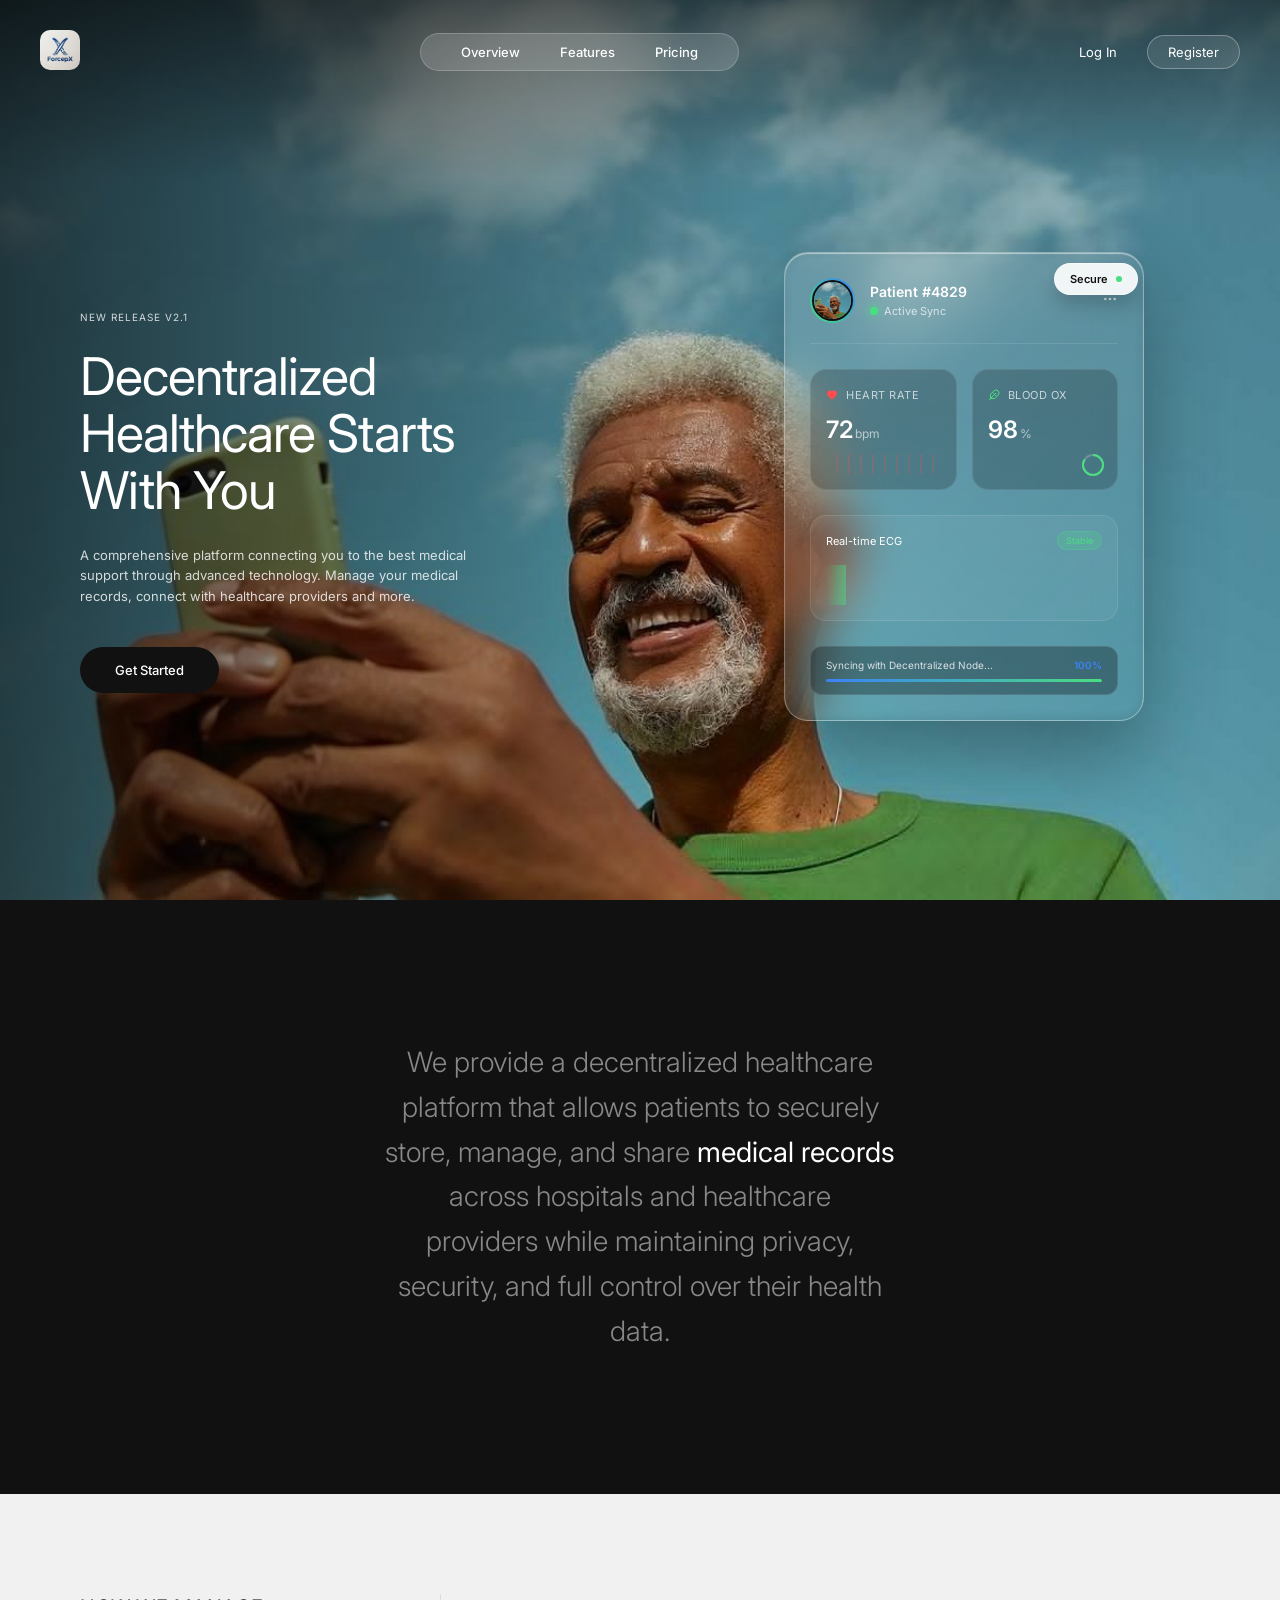
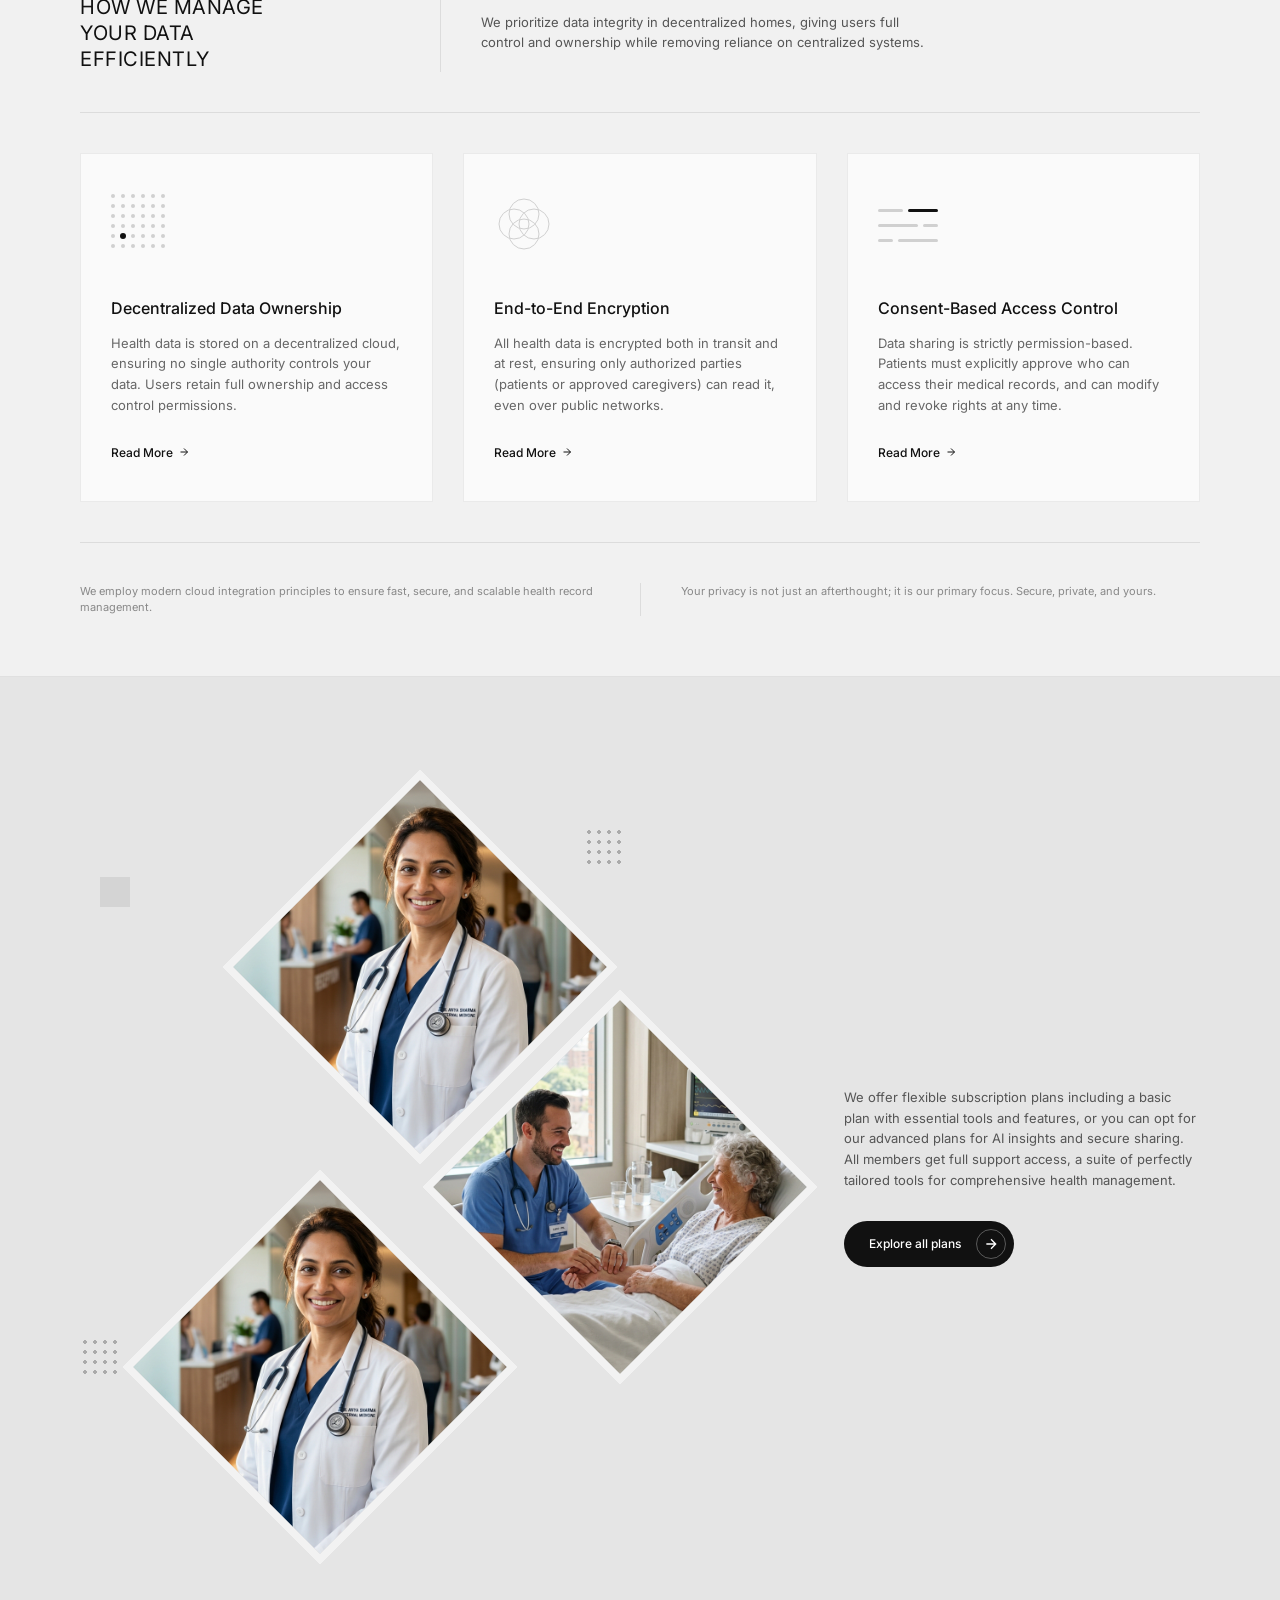
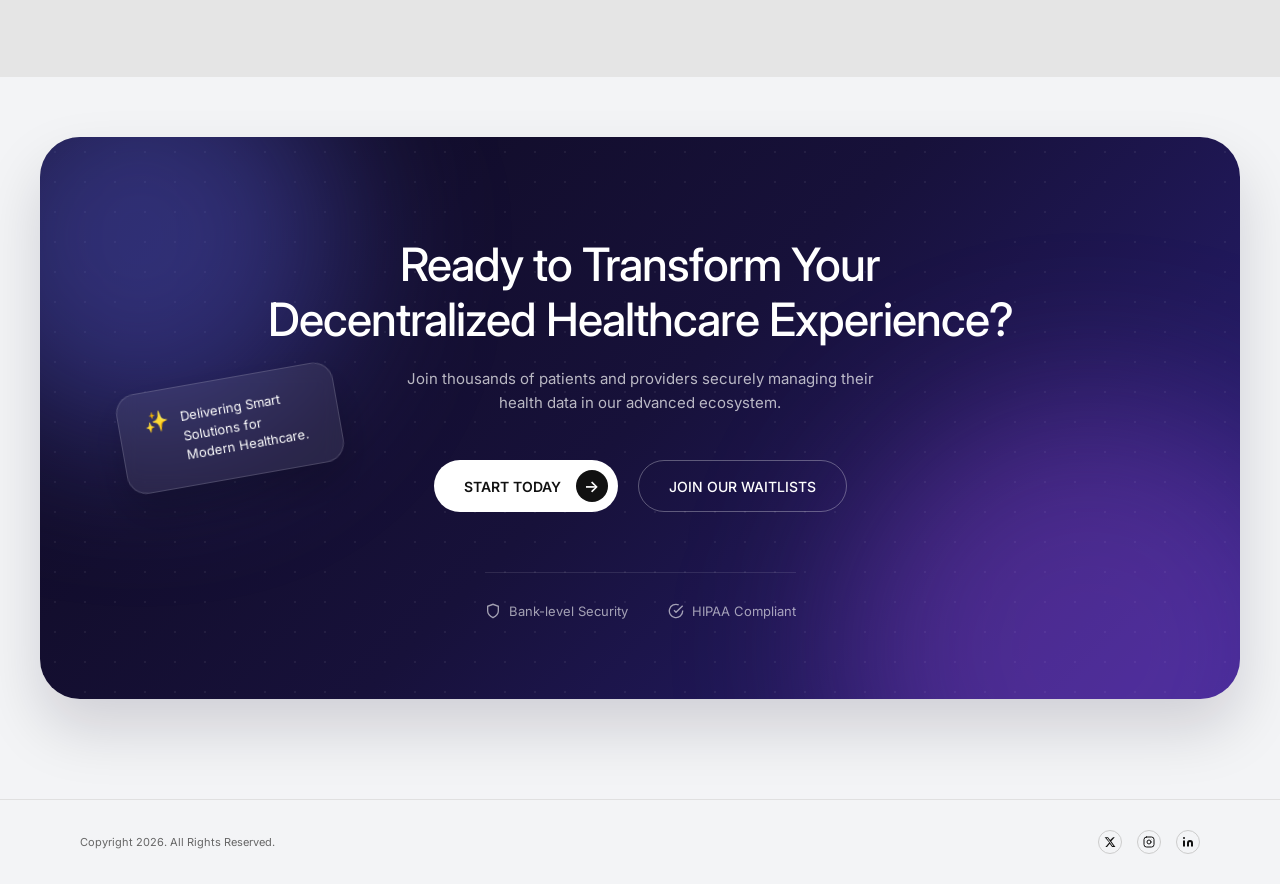
<file: index.html>
<!DOCTYPE html>
<html lang="en">
<head>
    <meta charset="UTF-8">
    <meta name="viewport" content="width=device-width, initial-scale=1.0">
    <title>Decentralized Healthcare</title>
    <link href="https://fonts.googleapis.com/css2?family=Inter:wght@300;400;500;600&display=swap" rel="stylesheet">
    <link rel="stylesheet" href="style.css">
</head>
<body>
    <!-- Mobile nav overlay -->
    <nav class="mobile-nav" id="mobileNav">
        <button class="mobile-nav-close" id="mobileNavClose" aria-label="Close navigation">
            <svg width="24" height="24" viewBox="0 0 24 24" fill="none" stroke="white" stroke-width="2" stroke-linecap="round"><line x1="18" y1="6" x2="6" y2="18"/><line x1="6" y1="6" x2="18" y2="18"/></svg>
        </button>
        <a href="#">Overview</a>
        <a href="#">Features</a>
        <a href="#">Pricing</a>
        <div class="mobile-auth">
            <a href="#" class="login">Log In</a>
            <a href="#" class="register">Register</a>
        </div>
    </nav>

    <div class="hero-section">
        <header>
            <div class="logo">
                <img src="/image/her.jpg" alt="" width="40px">
               
            </div>
            <nav class="pill-nav">
                <a href="#">Overview</a>
                <a href="#">Features</a>
                <a href="#">Pricing</a>
            </nav>
            <div class="auth-buttons">
                <a href="#" class="login">Log In</a>
                <a href="#" class="register">Register</a>
            </div>
            <!-- Hamburger -->
            <button class="hamburger" id="hamburger" aria-label="Toggle navigation" aria-expanded="false">
                <span></span>
                <span></span>
                <span></span>
            </button>
        </header>

        <div class="hero-content">
            <div class="hero-text-block">
                <div class="badge">NEW RELEASE V2.1</div>
                <h1>Decentralized<br>Healthcare Starts<br>With You</h1>
                <p>A comprehensive platform connecting you to the best medical support through advanced technology. Manage your medical records, connect with healthcare providers and more.</p>
                <a href="#" class="btn-primary">Get Started</a>
            </div>
            <div class="hero-glass-panel elaborate-v2">
                <div class="glass-inner">
                    
                    <div class="card-header">
                        <div class="avatar-ring">
                            <img src="/image/photo_2026-05-11_12-08-29.jpg" class="mini-avatar" alt="Patient">
                        </div>
                        <div class="patient-info">
                            <div class="patient-name">Patient #4829</div>
                            <div class="status-indicator"><span class="pulse-dot"></span> Active Sync</div>
                        </div>
                        <div class="options-icon">
                            <svg width="16" height="16" viewBox="0 0 24 24" fill="none" stroke="currentColor" stroke-width="2"><circle cx="12" cy="12" r="1"/><circle cx="19" cy="12" r="1"/><circle cx="5" cy="12" r="1"/></svg>
                        </div>
                    </div>

                    <div class="vitals-grid">
                        <div class="vital-box">
                            <div class="v-header">
                                <span class="v-icon" style="color: #ff4d4f;"><svg width="12" height="12" viewBox="0 0 24 24" fill="currentColor"><path d="M12 21.35l-1.45-1.32C5.4 15.36 2 12.28 2 8.5 2 5.42 4.42 3 7.5 3c1.74 0 3.41.81 4.5 2.09C13.09 3.81 14.76 3 16.5 3 19.58 3 22 5.42 22 8.5c0 3.78-3.4 6.86-8.55 11.54L12 21.35z"/></svg></span>
                                <span class="v-label">Heart Rate</span>
                            </div>
                            <div class="v-data">
                                <span class="v-val">72</span><span class="v-unit">bpm</span>
                            </div>
                            <div class="v-chart-mini pulse-wave"></div>
                        </div>
                        
                        <div class="vital-box">
                            <div class="v-header">
                                <span class="v-icon" style="color: #4ade80;"><svg width="12" height="12" viewBox="0 0 24 24" fill="none" stroke="currentColor" stroke-width="2"><path d="M20.24 12.24a6 6 0 0 0-8.49-8.49L5 10.5V19h8.5z"></path><line x1="16" y1="8" x2="2" y2="22"></line><line x1="17.5" y1="15" x2="9" y2="6.5"></line></svg></span>
                                <span class="v-label">Blood Ox</span>
                            </div>
                            <div class="v-data">
                                <span class="v-val">98</span><span class="v-unit">%</span>
                            </div>
                            <div class="v-progress-ring">
                                <svg width="24" height="24"><circle cx="12" cy="12" r="10" fill="none" stroke="rgba(255,255,255,0.2)" stroke-width="2"/><circle cx="12" cy="12" r="10" fill="none" stroke="#4ade80" stroke-width="2" stroke-dasharray="62.8" stroke-dashoffset="10"/></svg>
                            </div>
                        </div>
                    </div>

                    <div class="ecg-section">
                        <div class="ecg-header">
                            <span>Real-time ECG</span>
                            <span class="ecg-badge">Stable</span>
                        </div>
                        <div class="ecg-chart-container">
                            <svg viewBox="0 0 200 30" class="ecg-svg">
                                <polyline class="ecg-line" points="0,15 20,15 25,5 30,25 35,15 60,15 65,10 70,25 75,2 80,15 120,15 125,5 130,25 135,15 170,15 175,10 180,25 185,2 190,15 200,15" />
                            </svg>
                            <div class="ecg-scanner"></div>
                        </div>
                    </div>
                    
                    <div class="glass-blur-bar">
                        <div class="bar-text">Syncing with Decentralized Node...</div>
                        <div class="progress-bar"></div>
                    </div>
                    
                    <div class="floating-badge badge-top-right">
                        Secure <span class="green-dot"></span>
                    </div>
                </div>
            </div>
        </div>
    </div>

    <section class="black-section">
        <div class="container text-center">
            <h2>We provide a decentralized healthcare<br>platform that allows patients to securely<br>store, manage, and share <span class="highlight">medical records</span><br>across hospitals and healthcare<br>providers while maintaining privacy,<br>security, and full control over their health<br>data.</h2>
        </div>
    </section>

    <section class="features-section">
        <div class="container">
            <div class="features-header">
                <div class="fh-left">
                    <h3>HOW WE MANAGE<br>YOUR DATA<br>EFFICIENTLY</h3>
                </div>
                <div class="fh-right">
                    <p>We prioritize data integrity in decentralized homes, giving users full control and ownership while removing reliance on centralized systems.</p>
                </div>
            </div>

            <div class="features-grid">
                <div class="feature-card">
                    <div class="icon">
                        <svg width="60" height="60" viewBox="0 0 60 60">
                            <pattern id="dots" x="0" y="0" width="10" height="10" patternUnits="userSpaceOnUse">
                                <circle cx="2" cy="2" r="2" fill="#d0d0d0"/>
                            </pattern>
                            <rect width="60" height="60" fill="url(#dots)"/>
                            <circle cx="12" cy="42" r="3" fill="#111"/>
                        </svg>
                    </div>
                    <h4>Decentralized Data Ownership</h4>
                    <p>Health data is stored on a decentralized cloud, ensuring no single authority controls your data. Users retain full ownership and access control permissions.</p>
                    <a href="#" class="read-more">Read More <svg width="12" height="12" viewBox="0 0 24 24" fill="none" stroke="currentColor" stroke-width="2"><path d="M5 12h14M12 5l7 7-7 7"/></svg></a>
                </div>

                <div class="feature-card">
                    <div class="icon">
                        <svg width="60" height="60" viewBox="0 0 60 60" fill="none" stroke="#d0d0d0" stroke-width="1">
                            <circle cx="20" cy="30" r="15"/>
                            <circle cx="40" cy="30" r="15"/>
                            <circle cx="30" cy="20" r="15"/>
                            <circle cx="30" cy="40" r="15"/>
                        </svg>
                    </div>
                    <h4>End-to-End Encryption</h4>
                    <p>All health data is encrypted both in transit and at rest, ensuring only authorized parties (patients or approved caregivers) can read it, even over public networks.</p>
                    <a href="#" class="read-more">Read More <svg width="12" height="12" viewBox="0 0 24 24" fill="none" stroke="currentColor" stroke-width="2"><path d="M5 12h14M12 5l7 7-7 7"/></svg></a>
                </div>

                <div class="feature-card">
                    <div class="icon">
                        <svg width="60" height="60" viewBox="0 0 60 60">
                            <rect x="0" y="15" width="25" height="3" fill="#d0d0d0" rx="1.5"/>
                            <rect x="30" y="15" width="30" height="3" fill="#111" rx="1.5"/>
                            <rect x="0" y="30" width="40" height="3" fill="#d0d0d0" rx="1.5"/>
                            <rect x="45" y="30" width="15" height="3" fill="#d0d0d0" rx="1.5"/>
                            <rect x="0" y="45" width="15" height="3" fill="#d0d0d0" rx="1.5"/>
                            <rect x="20" y="45" width="40" height="3" fill="#d0d0d0" rx="1.5"/>
                        </svg>
                    </div>
                    <h4>Consent-Based Access Control</h4>
                    <p>Data sharing is strictly permission-based. Patients must explicitly approve who can access their medical records, and can modify and revoke rights at any time.</p>
                    <a href="#" class="read-more">Read More <svg width="12" height="12" viewBox="0 0 24 24" fill="none" stroke="currentColor" stroke-width="2"><path d="M5 12h14M12 5l7 7-7 7"/></svg></a>
                </div>
            </div>

            <div class="features-footer">
                <div class="ff-left">We employ modern cloud integration principles to ensure fast, secure, and scalable health record management.</div>
                <div class="ff-right">Your privacy is not just an afterthought; it is our primary focus. Secure, private, and yours.</div>
            </div>
        </div>
    </section>

    <section class="images-section">
        <div class="container sub-container">
            <div class="sub-images">
                <div class="diamond-img img1"><img src="/image/doctor.png" alt="Female doctor smiling"></div>
                <div class="diamond-img img2"><img src="/image/nurse.png" alt="Male nurse checking elderly patient"></div>
                <div class="diamond-img img3"><img src="/image/doctor.png" alt="Healthcare professional with stethoscope"></div>
                <div class="dot-grid top-right"></div>
                <div class="dot-grid bottom-left"></div>
                <div class="grey-square top-left"></div>
            </div>
            
            <div class="sub-text">
                <p>We offer flexible subscription plans including a basic plan with essential tools and features, or you can opt for our advanced plans for AI insights and secure sharing. All members get full support access, a suite of perfectly tailored tools for comprehensive health management.</p>
                <a href="#" class="btn-explore">Explore all plans <div class="arrow-circle"><svg width="16" height="16" viewBox="0 0 24 24" fill="none" stroke="currentColor" stroke-width="2"><path d="M5 12h14M12 5l7 7-7 7"/></svg></div></a>
            </div>
        </div>
    </section>

    <section class="footer-cta">
        <div class="cta-card">
            <div class="glow-orb orb-1"></div>
            <div class="glow-orb orb-2"></div>
            
            <div class="cta-content-wrapper">
                <div class="cta-glass-box">
                    <span class="glass-icon">✨</span>
                    <div>Delivering Smart Solutions for Modern Healthcare.</div>
                </div>
                
                <h2>Ready to Transform Your<br>Decentralized Healthcare Experience?</h2>
                <p class="cta-subtitle">Join thousands of patients and providers securely managing their health data in our advanced ecosystem.</p>
                
                <div class="cta-actions">
                    <a href="#" class="btn-white">START TODAY <span class="arrow-icon">→</span></a>
                    <a href="#" class="btn-outline">JOIN OUR WAITLISTS </a>
                </div>
                
                <div class="trust-badges">
                    <span><svg width="16" height="16" viewBox="0 0 24 24" fill="none" stroke="currentColor" stroke-width="2"><path d="M12 22s8-4 8-10V5l-8-3-8 3v7c0 6 8 10 8 10z"/></svg> Bank-level Security</span>
                    <span><svg width="16" height="16" viewBox="0 0 24 24" fill="none" stroke="currentColor" stroke-width="2"><path d="M22 11.08V12a10 10 0 1 1-5.93-9.14"/><polyline points="22 4 12 14.01 9 11.01"/></svg> HIPAA Compliant</span>
                </div>
            </div>
        </div>
    </section>

    <footer>
        <div class="container footer-content">
            <p>Copyright 2026. All Rights Reserved.</p>
            <div class="socials">
                <!-- X (Twitter) -->
                <a href="https://x.com/forcep_x" aria-label="X">
                    <svg width="12" height="12" viewBox="0 0 24 24" fill="currentColor"><path d="M18.244 2.25h3.308l-7.227 8.26 8.502 11.24H16.17l-4.714-6.231-5.401 6.231H2.746l7.73-8.835L1.254 2.25H8.08l4.259 5.626L18.244 2.25zm-1.161 17.52h1.833L7.084 4.126H5.117L17.083 19.77z"/></svg>
                </a>
                <!-- Instagram -->
                <a href="https://www.instagram.com/forcep_x?igsh=MWxhMnB2MXY4ZWE2aA==" aria-label="Instagram">
                    <svg width="12" height="12" viewBox="0 0 24 24" fill="none" stroke="currentColor" stroke-width="2" stroke-linecap="round" stroke-linejoin="round"><rect x="2" y="2" width="20" height="20" rx="5" ry="5"/><circle cx="12" cy="12" r="4"/><circle cx="17.5" cy="6.5" r="0.5" fill="currentColor" stroke="none"/></svg>
                </a>
                <!-- LinkedIn -->
                <a href="#" aria-label="LinkedIn">
                    <svg width="12" height="12" viewBox="0 0 24 24" fill="currentColor"><path d="M16 8a6 6 0 0 1 6 6v7h-4v-7a2 2 0 0 0-2-2 2 2 0 0 0-2 2v7h-4v-7a6 6 0 0 1 6-6z"/><rect x="2" y="9" width="4" height="12"/><circle cx="4" cy="4" r="2"/></svg>
                </a>
            </div>
        </div>
    </footer>

    <script src="script.js"></script>
    <script>
        const hamburger = document.getElementById('hamburger');
        const mobileNav = document.getElementById('mobileNav');
        const mobileNavClose = document.getElementById('mobileNavClose');

        function openNav() {
            mobileNav.classList.add('open');
            hamburger.classList.add('open');
            hamburger.setAttribute('aria-expanded', 'true');
            document.body.style.overflow = 'hidden';
        }

        function closeNav() {
            mobileNav.classList.remove('open');
            hamburger.classList.remove('open');
            hamburger.setAttribute('aria-expanded', 'false');
            document.body.style.overflow = '';
        }

        hamburger.addEventListener('click', () => {
            mobileNav.classList.contains('open') ? closeNav() : openNav();
        });

        mobileNavClose.addEventListener('click', closeNav);

        // Close on nav link click
        mobileNav.querySelectorAll('a').forEach(link => {
            link.addEventListener('click', closeNav);
        });

        // Close on backdrop click (clicking outside the nav content)
        mobileNav.addEventListener('click', (e) => {
            if (e.target === mobileNav) closeNav();
        });
    </script>
</body>
</html>
</file>
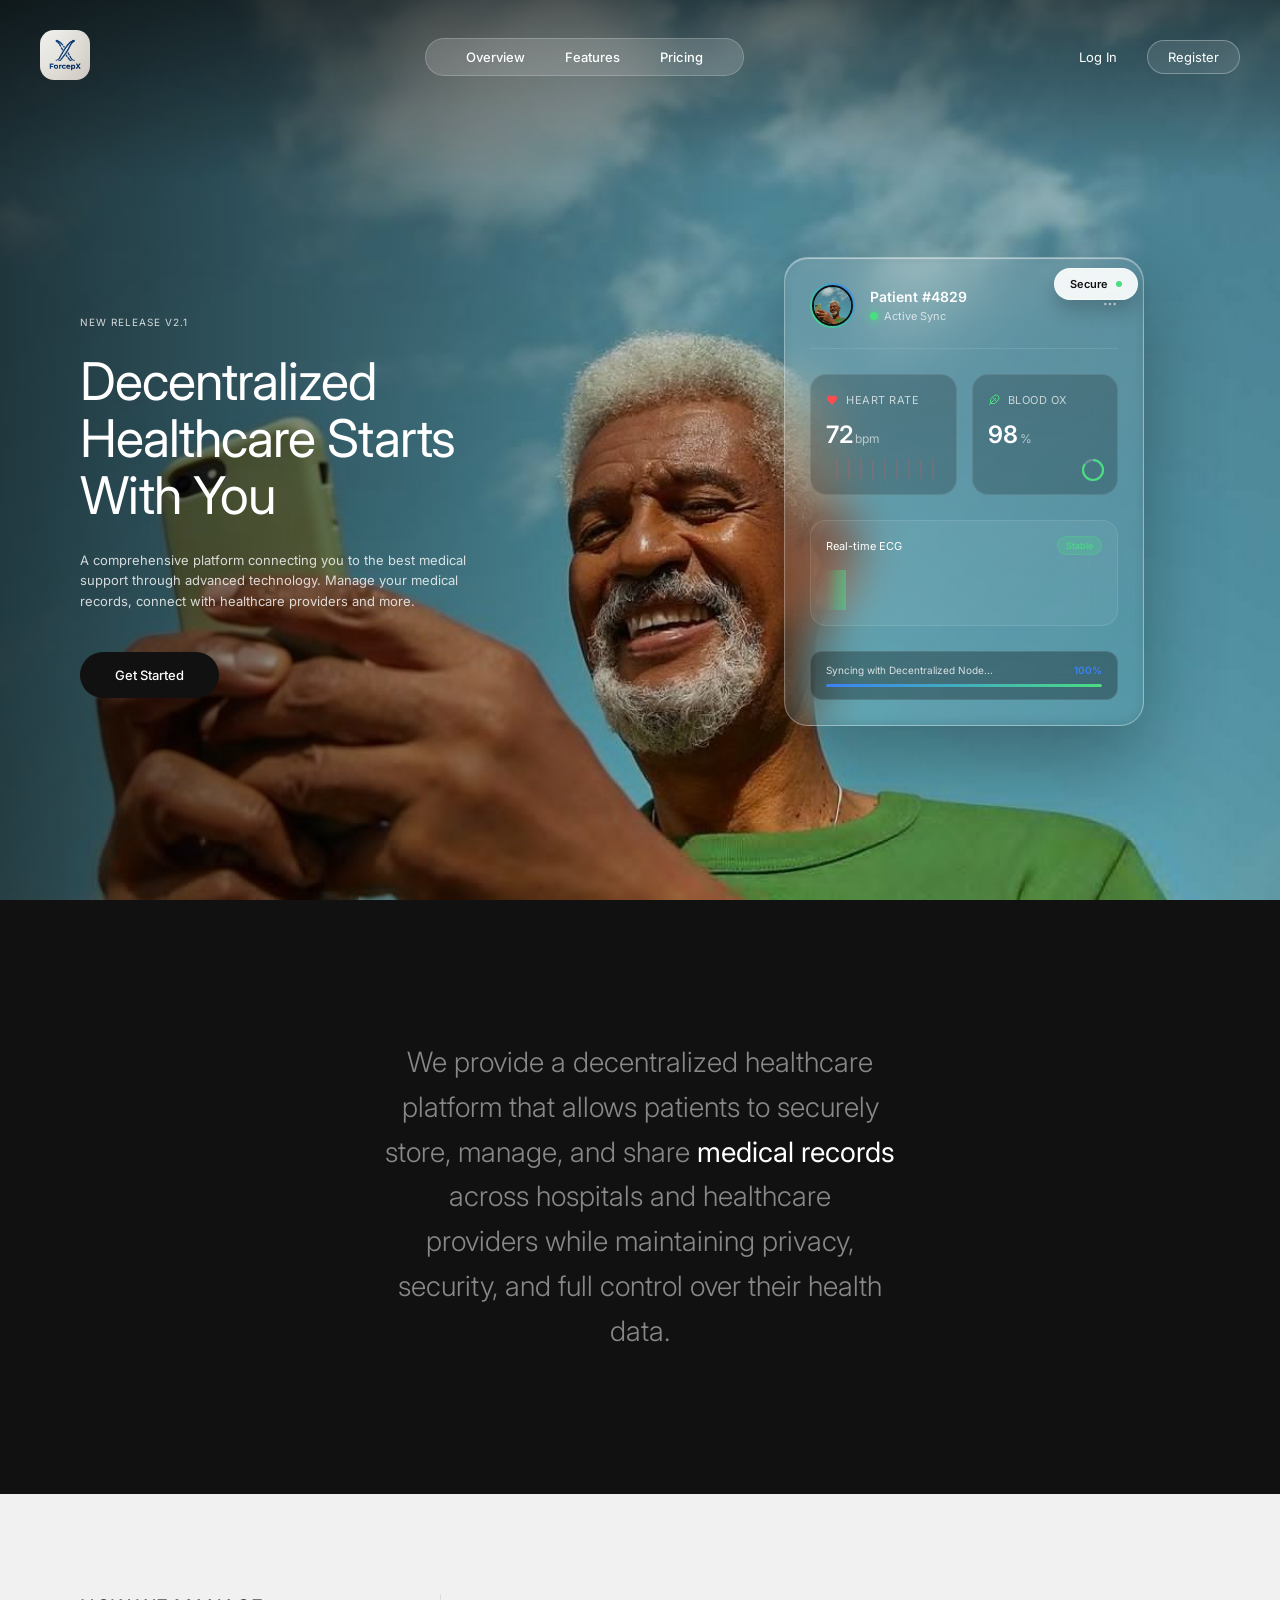
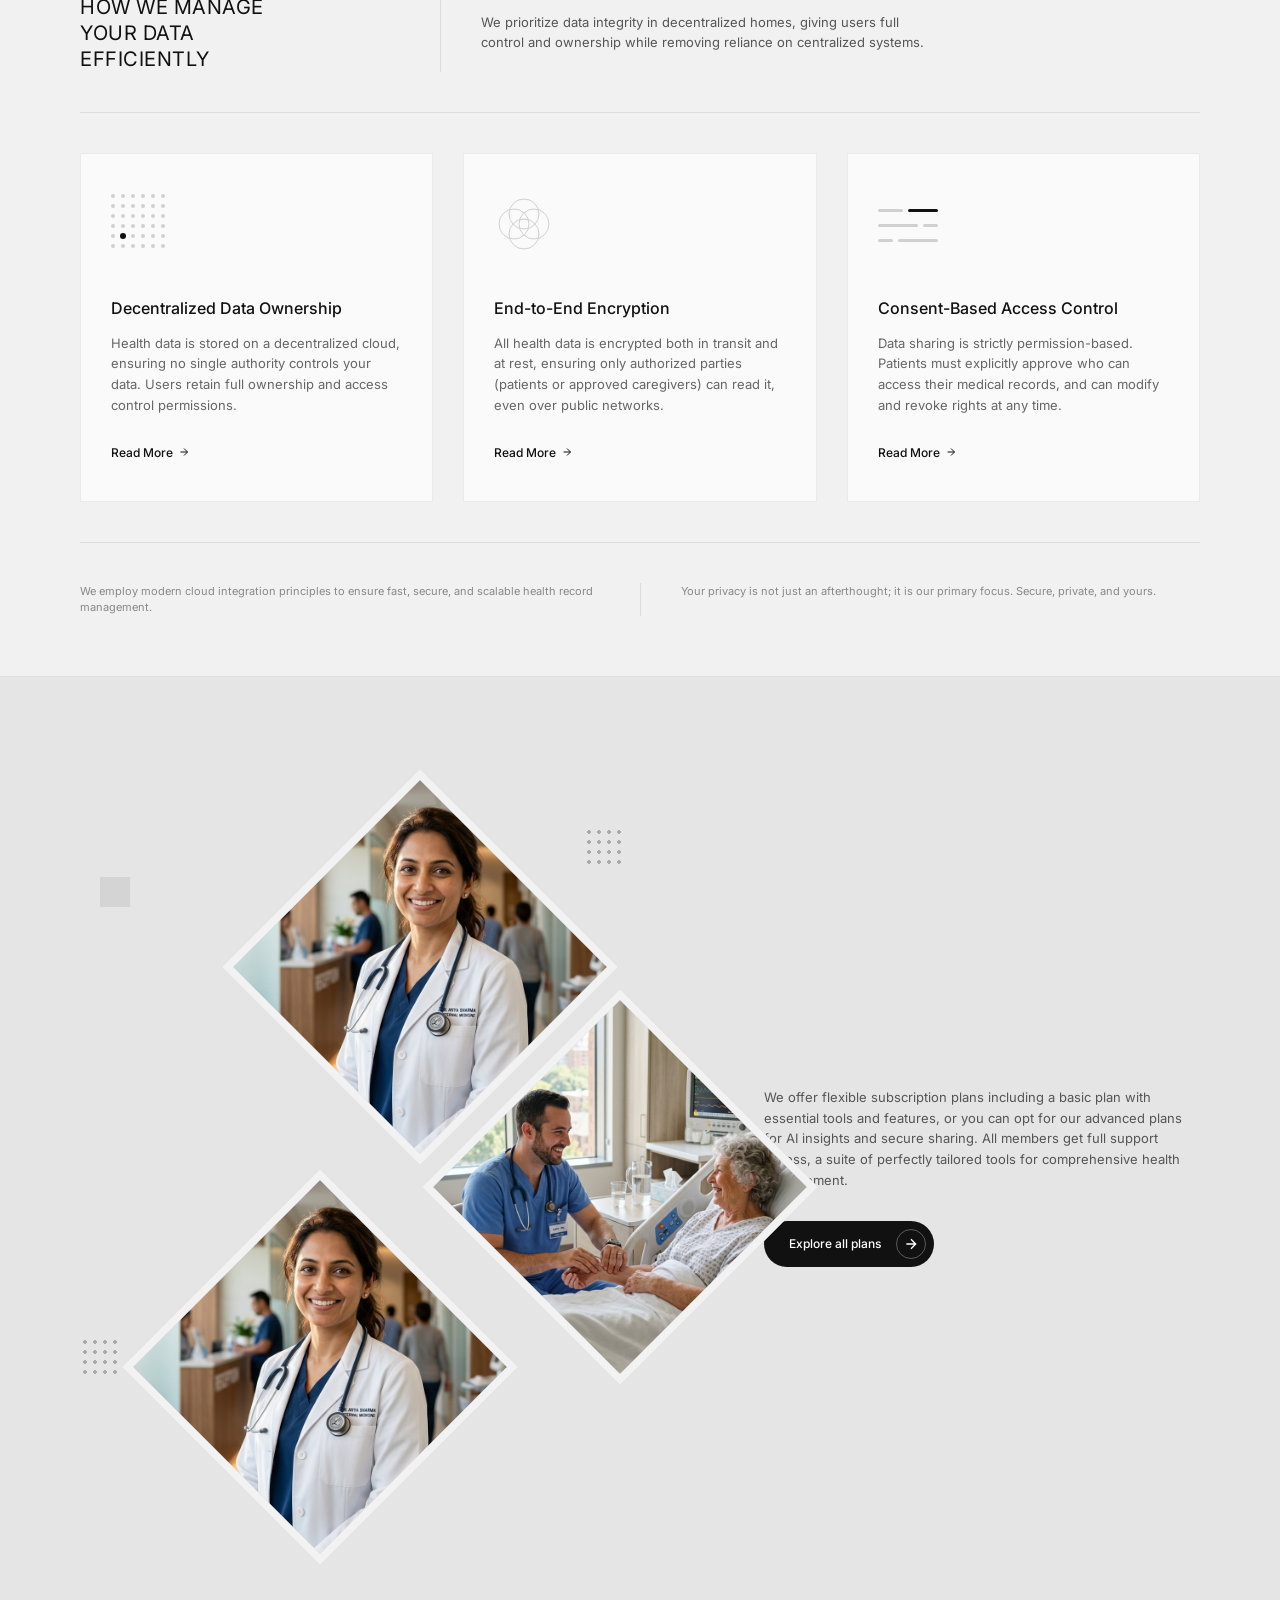
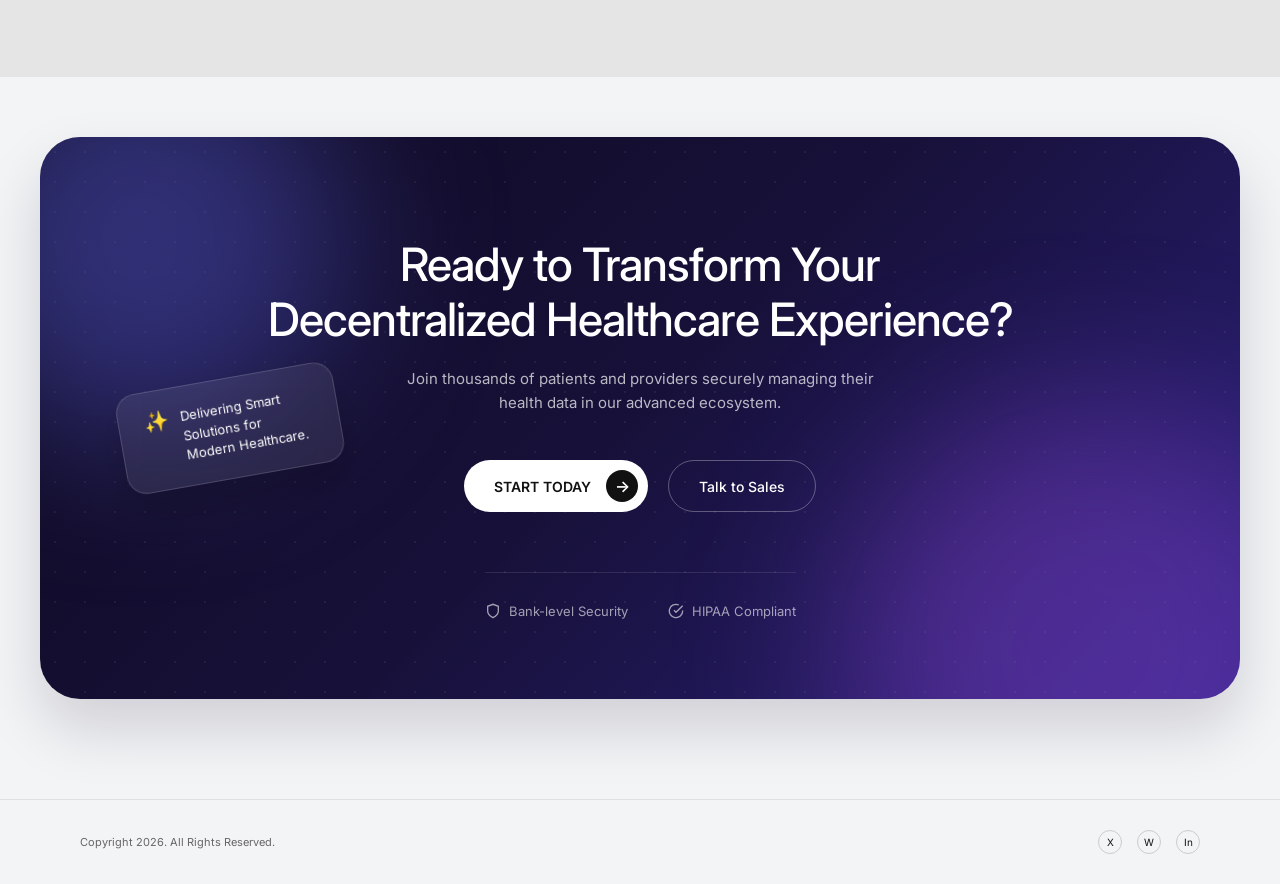
<file: FORCEPX/index.html>
<!DOCTYPE html>
<html lang="en">
<head>
    <meta charset="UTF-8">
    <meta name="viewport" content="width=device-width, initial-scale=1.0">
    <title>Decentralized Healthcare</title>
    <link href="https://fonts.googleapis.com/css2?family=Inter:wght@300;400;500;600&display=swap" rel="stylesheet">
    <link rel="stylesheet" href="style.css">
</head>
<body>
    <!-- Mobile nav overlay -->
    <nav class="mobile-nav" id="mobileNav">
        <button class="mobile-nav-close" id="mobileNavClose" aria-label="Close navigation">
            <svg width="24" height="24" viewBox="0 0 24 24" fill="none" stroke="white" stroke-width="2" stroke-linecap="round"><line x1="18" y1="6" x2="6" y2="18"/><line x1="6" y1="6" x2="18" y2="18"/></svg>
        </button>
        <a href="#">Overview</a>
        <a href="#">Features</a>
        <a href="#">Pricing</a>
        <div class="mobile-auth">
            <a href="#" class="login">Log In</a>
            <a href="#" class="register">Register</a>
        </div>
    </nav>

    <div class="hero-section">
        <header>
            <div class="logo">
                <img src="her.jpg" alt="" width="50px" >
                <!-- <div class="logo-box"></div> -->
            </div>
            <nav class="pill-nav">
                <a href="#">Overview</a>
                <a href="#">Features</a>
                <a href="#">Pricing</a>
            </nav>
            <div class="auth-buttons">
                <a href="#" class="login">Log In</a>
                <a href="#" class="register">Register</a>
            </div>
            <!-- Hamburger -->
            <button class="hamburger" id="hamburger" aria-label="Toggle navigation" aria-expanded="false">
                <span></span>
                <span></span>
                <span></span>
            </button>
        </header>

        <div class="hero-content">
            <div class="hero-text-block">
                <div class="badge">NEW RELEASE V2.1</div>
                <h1>Decentralized<br>Healthcare Starts<br>With You</h1>
                <p>A comprehensive platform connecting you to the best medical support through advanced technology. Manage your medical records, connect with healthcare providers and more.</p>
                <a href="#" class="btn-primary">Get Started</a>
            </div>
            <div class="hero-glass-panel elaborate-v2">
                <div class="glass-inner">
                    
                    <div class="card-header">
                        <div class="avatar-ring">
                            <img src="photo_2026-05-11_12-08-29.jpg" class="mini-avatar" alt="Patient">
                        </div>
                        <div class="patient-info">
                            <div class="patient-name">Patient #4829</div>
                            <div class="status-indicator"><span class="pulse-dot"></span> Active Sync</div>
                        </div>
                        <div class="options-icon">
                            <svg width="16" height="16" viewBox="0 0 24 24" fill="none" stroke="currentColor" stroke-width="2"><circle cx="12" cy="12" r="1"/><circle cx="19" cy="12" r="1"/><circle cx="5" cy="12" r="1"/></svg>
                        </div>
                    </div>

                    <div class="vitals-grid">
                        <div class="vital-box">
                            <div class="v-header">
                                <span class="v-icon" style="color: #ff4d4f;"><svg width="12" height="12" viewBox="0 0 24 24" fill="currentColor"><path d="M12 21.35l-1.45-1.32C5.4 15.36 2 12.28 2 8.5 2 5.42 4.42 3 7.5 3c1.74 0 3.41.81 4.5 2.09C13.09 3.81 14.76 3 16.5 3 19.58 3 22 5.42 22 8.5c0 3.78-3.4 6.86-8.55 11.54L12 21.35z"/></svg></span>
                                <span class="v-label">Heart Rate</span>
                            </div>
                            <div class="v-data">
                                <span class="v-val">72</span><span class="v-unit">bpm</span>
                            </div>
                            <div class="v-chart-mini pulse-wave"></div>
                        </div>
                        
                        <div class="vital-box">
                            <div class="v-header">
                                <span class="v-icon" style="color: #4ade80;"><svg width="12" height="12" viewBox="0 0 24 24" fill="none" stroke="currentColor" stroke-width="2"><path d="M20.24 12.24a6 6 0 0 0-8.49-8.49L5 10.5V19h8.5z"></path><line x1="16" y1="8" x2="2" y2="22"></line><line x1="17.5" y1="15" x2="9" y2="6.5"></line></svg></span>
                                <span class="v-label">Blood Ox</span>
                            </div>
                            <div class="v-data">
                                <span class="v-val">98</span><span class="v-unit">%</span>
                            </div>
                            <div class="v-progress-ring">
                                <svg width="24" height="24"><circle cx="12" cy="12" r="10" fill="none" stroke="rgba(255,255,255,0.2)" stroke-width="2"/><circle cx="12" cy="12" r="10" fill="none" stroke="#4ade80" stroke-width="2" stroke-dasharray="62.8" stroke-dashoffset="10"/></svg>
                            </div>
                        </div>
                    </div>

                    <div class="ecg-section">
                        <div class="ecg-header">
                            <span>Real-time ECG</span>
                            <span class="ecg-badge">Stable</span>
                        </div>
                        <div class="ecg-chart-container">
                            <svg viewBox="0 0 200 30" class="ecg-svg">
                                <polyline class="ecg-line" points="0,15 20,15 25,5 30,25 35,15 60,15 65,10 70,25 75,2 80,15 120,15 125,5 130,25 135,15 170,15 175,10 180,25 185,2 190,15 200,15" />
                            </svg>
                            <div class="ecg-scanner"></div>
                        </div>
                    </div>
                    
                    <div class="glass-blur-bar">
                        <div class="bar-text">Syncing with Decentralized Node...</div>
                        <div class="progress-bar"></div>
                    </div>
                    
                    <div class="floating-badge badge-top-right">
                        Secure <span class="green-dot"></span>
                    </div>
                </div>
            </div>
        </div>
    </div>

    <section class="black-section">
        <div class="container text-center">
            <h2>We provide a decentralized healthcare<br>platform that allows patients to securely<br>store, manage, and share <span class="highlight">medical records</span><br>across hospitals and healthcare<br>providers while maintaining privacy,<br>security, and full control over their health<br>data.</h2>
        </div>
    </section>

    <section class="features-section">
        <div class="container">
            <div class="features-header">
                <div class="fh-left">
                    <h3>HOW WE MANAGE<br>YOUR DATA<br>EFFICIENTLY</h3>
                </div>
                <div class="fh-right">
                    <p>We prioritize data integrity in decentralized homes, giving users full control and ownership while removing reliance on centralized systems.</p>
                </div>
            </div>

            <div class="features-grid">
                <div class="feature-card">
                    <div class="icon">
                        <svg width="60" height="60" viewBox="0 0 60 60">
                            <pattern id="dots" x="0" y="0" width="10" height="10" patternUnits="userSpaceOnUse">
                                <circle cx="2" cy="2" r="2" fill="#d0d0d0"/>
                            </pattern>
                            <rect width="60" height="60" fill="url(#dots)"/>
                            <circle cx="12" cy="42" r="3" fill="#111"/>
                        </svg>
                    </div>
                    <h4>Decentralized Data Ownership</h4>
                    <p>Health data is stored on a decentralized cloud, ensuring no single authority controls your data. Users retain full ownership and access control permissions.</p>
                    <a href="#" class="read-more">Read More <svg width="12" height="12" viewBox="0 0 24 24" fill="none" stroke="currentColor" stroke-width="2"><path d="M5 12h14M12 5l7 7-7 7"/></svg></a>
                </div>

                <div class="feature-card">
                    <div class="icon">
                        <svg width="60" height="60" viewBox="0 0 60 60" fill="none" stroke="#d0d0d0" stroke-width="1">
                            <circle cx="20" cy="30" r="15"/>
                            <circle cx="40" cy="30" r="15"/>
                            <circle cx="30" cy="20" r="15"/>
                            <circle cx="30" cy="40" r="15"/>
                        </svg>
                    </div>
                    <h4>End-to-End Encryption</h4>
                    <p>All health data is encrypted both in transit and at rest, ensuring only authorized parties (patients or approved caregivers) can read it, even over public networks.</p>
                    <a href="#" class="read-more">Read More <svg width="12" height="12" viewBox="0 0 24 24" fill="none" stroke="currentColor" stroke-width="2"><path d="M5 12h14M12 5l7 7-7 7"/></svg></a>
                </div>

                <div class="feature-card">
                    <div class="icon">
                        <svg width="60" height="60" viewBox="0 0 60 60">
                            <rect x="0" y="15" width="25" height="3" fill="#d0d0d0" rx="1.5"/>
                            <rect x="30" y="15" width="30" height="3" fill="#111" rx="1.5"/>
                            <rect x="0" y="30" width="40" height="3" fill="#d0d0d0" rx="1.5"/>
                            <rect x="45" y="30" width="15" height="3" fill="#d0d0d0" rx="1.5"/>
                            <rect x="0" y="45" width="15" height="3" fill="#d0d0d0" rx="1.5"/>
                            <rect x="20" y="45" width="40" height="3" fill="#d0d0d0" rx="1.5"/>
                        </svg>
                    </div>
                    <h4>Consent-Based Access Control</h4>
                    <p>Data sharing is strictly permission-based. Patients must explicitly approve who can access their medical records, and can modify and revoke rights at any time.</p>
                    <a href="#" class="read-more">Read More <svg width="12" height="12" viewBox="0 0 24 24" fill="none" stroke="currentColor" stroke-width="2"><path d="M5 12h14M12 5l7 7-7 7"/></svg></a>
                </div>
            </div>

            <div class="features-footer">
                <div class="ff-left">We employ modern cloud integration principles to ensure fast, secure, and scalable health record management.</div>
                <div class="ff-right">Your privacy is not just an afterthought; it is our primary focus. Secure, private, and yours.</div>
            </div>
        </div>
    </section>

    <section class="images-section">
        <div class="container sub-container">
            <div class="sub-images">
                <div class="diamond-img img1"><img src="doctor.png" alt="Female doctor smiling"></div>
                <div class="diamond-img img2"><img src="nurse.png" alt="Male nurse checking elderly patient"></div>
                <div class="diamond-img img3"><img src="doctor.png" alt="Healthcare professional with stethoscope"></div>
                <div class="dot-grid top-right"></div>
                <div class="dot-grid bottom-left"></div>
                <div class="grey-square top-left"></div>
            </div>
            
            <div class="sub-text">
                <p>We offer flexible subscription plans including a basic plan with essential tools and features, or you can opt for our advanced plans for AI insights and secure sharing. All members get full support access, a suite of perfectly tailored tools for comprehensive health management.</p>
                <a href="#" class="btn-explore">Explore all plans <div class="arrow-circle"><svg width="16" height="16" viewBox="0 0 24 24" fill="none" stroke="currentColor" stroke-width="2"><path d="M5 12h14M12 5l7 7-7 7"/></svg></div></a>
            </div>
        </div>
    </section>

    <section class="footer-cta">
        <div class="cta-card">
            <div class="glow-orb orb-1"></div>
            <div class="glow-orb orb-2"></div>
            
            <div class="cta-content-wrapper">
                <div class="cta-glass-box">
                    <span class="glass-icon">✨</span>
                    <div>Delivering Smart Solutions for Modern Healthcare.</div>
                </div>
                
                <h2>Ready to Transform Your<br>Decentralized Healthcare Experience?</h2>
                <p class="cta-subtitle">Join thousands of patients and providers securely managing their health data in our advanced ecosystem.</p>
                
                <div class="cta-actions">
                    <a href="#" class="btn-white">START TODAY <span class="arrow-icon">→</span></a>
                    <a href="#" class="btn-outline">Talk to Sales</a>
                </div>
                
                <div class="trust-badges">
                    <span><svg width="16" height="16" viewBox="0 0 24 24" fill="none" stroke="currentColor" stroke-width="2"><path d="M12 22s8-4 8-10V5l-8-3-8 3v7c0 6 8 10 8 10z"/></svg> Bank-level Security</span>
                    <span><svg width="16" height="16" viewBox="0 0 24 24" fill="none" stroke="currentColor" stroke-width="2"><path d="M22 11.08V12a10 10 0 1 1-5.93-9.14"/><polyline points="22 4 12 14.01 9 11.01"/></svg> HIPAA Compliant</span>
                </div>
            </div>
        </div>
    </section>

    <footer>
        <div class="container footer-content">
            <p>Copyright 2026. All Rights Reserved.</p>
            <div class="socials">
                <a href="#">X</a>
                <a href="#">W</a>
                <a href="#">In</a>
            </div>
        </div>
    </footer>

    <script src="script.js"></script>
    <script>
        const hamburger = document.getElementById('hamburger');
        const mobileNav = document.getElementById('mobileNav');
        const mobileNavClose = document.getElementById('mobileNavClose');

        function openNav() {
            mobileNav.classList.add('open');
            hamburger.classList.add('open');
            hamburger.setAttribute('aria-expanded', 'true');
            document.body.style.overflow = 'hidden';
        }

        function closeNav() {
            mobileNav.classList.remove('open');
            hamburger.classList.remove('open');
            hamburger.setAttribute('aria-expanded', 'false');
            document.body.style.overflow = '';
        }

        hamburger.addEventListener('click', () => {
            mobileNav.classList.contains('open') ? closeNav() : openNav();
        });

        mobileNavClose.addEventListener('click', closeNav);

        // Close on nav link click
        mobileNav.querySelectorAll('a').forEach(link => {
            link.addEventListener('click', closeNav);
        });

        // Close on backdrop click (clicking outside the nav content)
        mobileNav.addEventListener('click', (e) => {
            if (e.target === mobileNav) closeNav();
        });
    </script>
</body>
</html>
</file>
<file: style.css>
* {
    margin: 0;
    padding: 0;
    box-sizing: border-box;
    font-family: 'Inter', sans-serif;
}

body {
    background-color: #f3f4f6;
    color: #111;
    overflow-x: hidden;
}

a {
    text-decoration: none;
    color: inherit;
}

.container {
    max-width: 1200px;
    margin: 0 auto;
    padding: 0 40px;
}

/* Hero Section */
.hero-section {
    position: relative;
    height: 100vh;
    min-height: 800px;
    background: url('/image/photo_2026-05-11_12-08-29.jpg') center 30%/cover no-repeat;
    display: flex;
    flex-direction: column;
}

.hero-section::before {
    content: '';
    position: absolute;
    inset: 0;
    background: linear-gradient(to right, rgba(0,0,0,0.6) 0%, rgba(0,0,0,0) 60%),
                linear-gradient(to bottom, rgba(0,0,0,0.5) 0%, rgba(0,0,0,0) 20%);
    pointer-events: none;
}

header {
    display: flex;
    justify-content: space-between;
    align-items: center;
    padding: 30px 40px;
    position: relative;
    z-index: 10;
}

.logo-box {
    width: 24px;
    height: 24px;
    /* background: rgba(255,255,255,0.8); */
    border-radius: 4px;
}
img{
    border-radius: 10px;
}

.pill-nav {
    display: flex;
    gap: 40px;
    background: rgba(255, 255, 255, 0.15);
    backdrop-filter: blur(10px);
    -webkit-backdrop-filter: blur(10px);
    padding: 10px 40px;
    border-radius: 40px;
    border: 1px solid rgba(255,255,255,0.2);
}

.pill-nav a {
    color: white;
    font-size: 13px;
    font-weight: 500;
}

.auth-buttons {
    display: flex;
    align-items: center;
    gap: 30px;
}

.login {
    color: white;
    font-size: 13px;
}

.register {
    color: white;
    font-size: 13px;
    border: 1px solid rgba(255,255,255,0.3);
    padding: 8px 20px;
    border-radius: 20px;
    background: rgba(255,255,255,0.1);
    backdrop-filter: blur(10px);
}

/* Hamburger */
.hamburger {
    display: none;
    flex-direction: column;
    gap: 5px;
    cursor: pointer;
    z-index: 100;
    padding: 4px;
}

.hamburger span {
    display: block;
    width: 24px;
    height: 2px;
    background: black;
    border-radius: 2px;
    transition: transform 0.3s ease, opacity 0.3s ease;
}

.hamburger.open span:nth-child(1) {
    transform: translateY(7px) rotate(45deg);
}

.hamburger.open span:nth-child(2) {
    opacity: 0;
}

.hamburger.open span:nth-child(3) {
    transform: translateY(-7px) rotate(-45deg);
}

.mobile-nav-close {
    position: absolute;
    top: 28px;
    right: 28px;
    background: rgba(255,255,255,0.1);
    border: 1px solid rgba(255,255,255,0.2);
    border-radius: 50%;
    width: 44px;
    height: 44px;
    display: flex;
    align-items: center;
    justify-content: center;
    cursor: pointer;
    transition: background 0.2s ease;
}

.mobile-nav-close:hover {
    background: rgba(255,255,255,0.2);
}

/* Mobile nav overlay */
.mobile-nav {
    display: none;
    position: fixed;
    inset: 0;
    background: rgba(0,0,0,0.92);
    backdrop-filter: blur(12px);
    -webkit-backdrop-filter: blur(12px);
    z-index: 50;
    flex-direction: column;
    align-items: center;
    justify-content: center;
    gap: 32px;
}

.mobile-nav.open {
    display: flex;
}

.mobile-nav a {
    color: white;
    font-size: 22px;
    font-weight: 400;
    letter-spacing: 0.5px;
}

.mobile-nav .mobile-auth {
    display: flex;
    flex-direction: column;
    align-items: center;
    gap: 16px;
    margin-top: 16px;
    width: 100%;
    padding: 0 40px;
}

.mobile-nav .mobile-auth a {
    font-size: 15px;
    width: 100%;
    text-align: center;
    padding: 12px 20px;
    border-radius: 30px;
}

.mobile-nav .mobile-auth .login {
    border: 1px solid rgba(255,255,255,0.3);
}

.mobile-nav .mobile-auth .register {
    background: white;
    color: #111;
    font-weight: 600;
}

.hero-content {
    flex: 1;
    display: flex;
    align-items: center;
    justify-content: space-between;
    padding: 0 80px;
    position: relative;
    z-index: 10;
}

.hero-text-block {
    max-width: 500px;
    color: white;
}

.badge {
    font-size: 10px;
    letter-spacing: 1px;
    margin-bottom: 25px;
    text-transform: uppercase;
    opacity: 0.8;
}

.hero-text-block h1 {
    font-size: 52px;
    line-height: 1.1;
    font-weight: 400;
    margin-bottom: 25px;
    letter-spacing: -1px;
}

.hero-text-block p {
    font-size: 13px;
    line-height: 1.6;
    margin-bottom: 40px;
    opacity: 0.8;
    max-width: 400px;
}

.btn-primary {
    display: inline-block;
    background: #111;
    color: white;
    padding: 15px 35px;
    border-radius: 30px;
    font-size: 13px;
    font-weight: 500;
}

.hero-glass-panel.elaborate-v2 {
    width: 360px;
    height: auto;
    border: 1px solid rgba(255,255,255,0.3);
    border-radius: 24px;
    margin-right: 5%;
    margin-top: -30px;
    background: linear-gradient(135deg, rgba(255,255,255,0.15) 0%, rgba(255,255,255,0.02) 100%);
    backdrop-filter: blur(24px);
    -webkit-backdrop-filter: blur(24px);
    position: relative;
    box-shadow: 0 40px 80px rgba(0,0,0,0.3), inset 0 1px 1px rgba(255,255,255,0.5), inset 0 -2px 10px rgba(0,0,0,0.1);
    padding: 25px;
}

.glass-inner {
    width: 100%;
    height: 100%;
    position: relative;
}

.card-header {
    display: flex;
    align-items: center;
    gap: 15px;
    margin-bottom: 25px;
    padding-bottom: 20px;
    border-bottom: 1px solid rgba(255,255,255,0.1);
}

.avatar-ring {
    width: 45px;
    height: 45px;
    border-radius: 50%;
    padding: 2px;
    background: linear-gradient(45deg, #4ade80, #3b82f6);
}

.mini-avatar {
    width: 100%;
    height: 100%;
    border-radius: 50%;
    object-fit: cover;
    border: 2px solid #111;
}

.patient-info {
    flex: 1;
}

.patient-name {
    color: white;
    font-size: 14px;
    font-weight: 600;
    margin-bottom: 4px;
}

.status-indicator {
    display: flex;
    align-items: center;
    gap: 6px;
    color: rgba(255,255,255,0.7);
    font-size: 11px;
}

.pulse-dot {
    width: 8px;
    height: 8px;
    background: #4ade80;
    border-radius: 50%;
    box-shadow: 0 0 10px #4ade80;
    animation: pulse 2s infinite;
}

@keyframes pulse {
    0% { box-shadow: 0 0 0 0 rgba(74, 222, 128, 0.7); }
    70% { box-shadow: 0 0 0 10px rgba(74, 222, 128, 0); }
    100% { box-shadow: 0 0 0 0 rgba(74, 222, 128, 0); }
}

.options-icon {
    color: white;
    opacity: 0.7;
    cursor: pointer;
}

.vitals-grid {
    display: grid;
    grid-template-columns: 1fr 1fr;
    gap: 15px;
    margin-bottom: 25px;
}

.vital-box {
    background: rgba(0,0,0,0.2);
    border: 1px solid rgba(255,255,255,0.1);
    border-radius: 16px;
    padding: 15px;
    position: relative;
    overflow: hidden;
    transition: transform 0.3s ease;
}

.vital-box:hover {
    transform: translateY(-2px);
    background: rgba(0,0,0,0.3);
}

.v-header {
    display: flex;
    align-items: center;
    gap: 8px;
    margin-bottom: 10px;
}

.v-label {
    font-size: 11px;
    color: rgba(255,255,255,0.7);
    text-transform: uppercase;
    letter-spacing: 0.5px;
}

.v-data {
    color: white;
}

.v-val {
    font-size: 24px;
    font-weight: 600;
}

.v-unit {
    font-size: 12px;
    opacity: 0.6;
    margin-left: 2px;
}

.v-chart-mini.pulse-wave {
    margin-top: 10px;
    height: 20px;
    width: 100%;
    background: repeating-linear-gradient(90deg, transparent, transparent 10px, rgba(255,77,79,0.2) 10px, rgba(255,77,79,0.2) 12px);
}

.v-progress-ring {
    position: absolute;
    bottom: 10px;
    right: 10px;
    transform: rotate(-90deg);
}

.ecg-section {
    background: rgba(255,255,255,0.05);
    border: 1px solid rgba(255,255,255,0.1);
    border-radius: 16px;
    padding: 15px;
    margin-bottom: 25px;
}

.ecg-header {
    display: flex;
    justify-content: space-between;
    align-items: center;
    color: white;
    font-size: 11px;
    margin-bottom: 15px;
}

.ecg-badge {
    background: rgba(74, 222, 128, 0.2);
    color: #4ade80;
    padding: 3px 8px;
    border-radius: 10px;
    font-size: 9px;
    border: 1px solid rgba(74, 222, 128, 0.3);
}

.ecg-chart-container {
    position: relative;
    width: 100%;
    height: 40px;
    overflow: hidden;
}

.ecg-svg {
    width: 100%;
    height: 100%;
}

.ecg-line {
    fill: none;
    stroke: #4ade80;
    stroke-width: 1.5;
    stroke-linecap: round;
    stroke-linejoin: round;
    stroke-dasharray: 400;
    stroke-dashoffset: 400;
    animation: drawEcg 4s linear infinite;
}

@keyframes drawEcg {
    0% { stroke-dashoffset: 400; }
    50%, 100% { stroke-dashoffset: 0; }
}

.ecg-scanner {
    position: absolute;
    top: 0;
    left: 0;
    height: 100%;
    width: 20px;
    background: linear-gradient(90deg, transparent, rgba(74, 222, 128, 0.5));
    animation: ecgScan 4s linear infinite;
}

@keyframes ecgScan {
    0% { left: -20px; opacity: 0; }
    10% { opacity: 1; }
    50% { left: 100%; opacity: 1; }
    51%, 100% { opacity: 0; }
}

.glass-blur-bar {
    background: rgba(0,0,0,0.3);
    border-radius: 12px;
    padding: 12px 15px;
    border: 1px solid rgba(255,255,255,0.1);
}

.bar-text {
    font-size: 10px;
    color: rgba(255,255,255,0.8);
    margin-bottom: 8px;
    display: flex;
    justify-content: space-between;
}

.bar-text::after {
    content: '100%';
    color: #3b82f6;
    font-weight: 600;
}

.progress-bar {
    width: 100%;
    height: 3px;
    background: rgba(255,255,255,0.1);
    border-radius: 2px;
    position: relative;
    overflow: hidden;
}

.progress-bar::after {
    content: '';
    position: absolute;
    left: 0;
    top: 0;
    height: 100%;
    width: 100%;
    background: linear-gradient(90deg, #3b82f6, #4ade80);
    border-radius: 2px;
    animation: fillProgress 3s ease-in-out infinite alternate;
}

@keyframes fillProgress {
    0% { width: 40%; }
    100% { width: 100%; }
}

.floating-badge {
    position: absolute;
    background: rgba(255,255,255,0.9);
    backdrop-filter: blur(10px);
    color: #111;
    padding: 8px 15px;
    border-radius: 20px;
    font-size: 11px;
    font-weight: 600;
    display: flex;
    align-items: center;
    gap: 8px;
    box-shadow: 0 10px 20px rgba(0,0,0,0.2);
    border: 1px solid rgba(255,255,255,0.5);
    z-index: 20;
}

.badge-top-right {
    top: -15px;
    right: -20px;
    animation: floatBadge 4s ease-in-out infinite;
}

.green-dot {
    width: 6px;
    height: 6px;
    background: #4ade80;
    border-radius: 50%;
}

@keyframes floatBadge {
    0%, 100% { transform: translateY(0); }
    50% { transform: translateY(-10px); }
}

/* Black Section */
.black-section {
    background: #111;
    color: white;
    padding: 140px 20px;
}

.text-center {
    text-align: center;
}

.black-section h2 {
    font-size: 28px;
    font-weight: 300;
    line-height: 1.6;
    color: #888;
}

.highlight {
    color: white;
    font-weight: 400;
}

/* Features Section */
.features-section {
    background: #f1f1f1;
    padding: 100px 0 60px;
    border-bottom: 1px solid #e0e0e0;
}

.features-header {
    display: flex;
    border-bottom: 1px solid #dcdcdc;
    padding-bottom: 40px;
    margin-bottom: 40px;
}

.fh-left {
    flex: 1;
    border-right: 1px solid #dcdcdc;
}

.fh-left h3 {
    font-size: 20px;
    font-weight: 400;
    line-height: 1.3;
    letter-spacing: 0.5px;
}

.fh-right {
    flex: 2;
    padding-left: 40px;
    display: flex;
    align-items: center;
}

.fh-right p {
    font-size: 13px;
    color: #555;
    line-height: 1.5;
    max-width: 450px;
}

.features-grid {
    display: grid;
    grid-template-columns: repeat(3, 1fr);
    gap: 30px;
    margin-bottom: 40px;
}

.feature-card {
    background: #fafafa;
    padding: 40px 30px;
    border: 1px solid #eaeaea;
}

.icon {
    margin-bottom: 40px;
}

.feature-card h4 {
    font-size: 16px;
    margin-bottom: 15px;
    font-weight: 500;
}

.feature-card p {
    font-size: 13px;
    color: #666;
    line-height: 1.6;
    margin-bottom: 25px;
}

.read-more {
    font-size: 12px;
    color: #111;
    font-weight: 500;
    display: inline-flex;
    align-items: center;
    gap: 5px;
}

.features-footer {
    display: flex;
    border-top: 1px solid #dcdcdc;
    padding-top: 40px;
}

.ff-left, .ff-right {
    flex: 1;
    font-size: 11px;
    color: #888;
    line-height: 1.5;
}

.ff-left {
    border-right: 1px solid #dcdcdc;
    padding-right: 40px;
}

.ff-right {
    padding-left: 40px;
}

/* Images Section */
.images-section {
    background: #e5e5e5;
    padding: 150px 0;
}

.sub-container {
    display: flex;
    align-items: center;
    justify-content: space-between;
}

.sub-images {
    flex: 1;
    position: relative;
    height: 700px;
}

.diamond-img {
    width: 280px;
    height: 280px;
    position: absolute;
    overflow: hidden;
    transform: rotate(45deg);
    border: 8px solid #f2f2f2;
    background: #ccc;
}

.diamond-img img {
    width: 150%;
    height: 150%;
    object-fit: cover;
    transform: rotate(-45deg) scale(1.1);
    position: absolute;
    top: -25%;
    left: -25%;
}

.img1 {
    top: 0;
    left: 200px;
    z-index: 2;
}

.img2 {
    top: 220px;
    left: 400px;
    z-index: 3;
}

.img3 {
    top: 400px;
    left: 100px;
    z-index: 1;
}

.dot-grid {
    position: absolute;
    width: 40px;
    height: 40px;
    background-image: radial-gradient(#aaa 2px, transparent 2px);
    background-size: 10px 10px;
}

.top-right { top: 0; right: 80px; }
.bottom-left { bottom: 150px; left: 0; }

.grey-square {
    position: absolute;
    width: 30px;
    height: 30px;
    background: #d4d4d4;
    top: 50px;
    left: 20px;
}

.sub-text {
    flex: 0.7;
    padding-left: 60px;
}

.sub-text p {
    font-size: 13px;
    line-height: 1.6;
    color: #555;
    margin-left: 80px;
    margin-bottom: 30px;
}

.btn-explore {
    display: inline-flex;
    align-items: center;
    gap: 15px;
    background: #111;
    color: white;
    padding: 8px 8px 8px 25px;
    border-radius: 30px;
    font-size: 12px;
    font-weight: 500;
    margin-left: 80px;
}

.arrow-circle {
    width: 30px;
    height: 30px;
    border: 1px solid rgba(255,255,255,0.3);
    border-radius: 50%;
    display: flex;
    align-items: center;
    justify-content: center;
}

/* Footer CTA Section */
.footer-cta {
    background: #f3f4f6;
    padding: 60px 40px 100px;
    display: flex;
    justify-content: center;
}

.cta-card {
    background: linear-gradient(135deg, #0e0a1f 0%, #17113a 50%, #2a207a 100%);
    border-radius: 40px;
    padding: 100px 40px 80px;
    text-align: center;
    position: relative;
    overflow: hidden;
    width: 100%;
    max-width: 1200px;
    box-shadow: 0 30px 60px rgba(14, 10, 31, 0.15);
}

.cta-card::before {
    content: '';
    position: absolute;
    inset: 0;
    background-image: radial-gradient(rgba(255, 255, 255, 0.15) 1px, transparent 1px);
    background-size: 30px 30px;
    opacity: 0.4;
}

.glow-orb {
    position: absolute;
    border-radius: 50%;
    filter: blur(80px);
    z-index: 1;
    pointer-events: none;
}

.orb-1 {
    width: 400px;
    height: 400px;
    background: rgba(99, 102, 241, 0.4);
    top: -100px;
    left: -100px;
}

.orb-2 {
    width: 500px;
    height: 500px;
    background: rgba(168, 85, 247, 0.3);
    bottom: -200px;
    right: -100px;
}

.cta-content-wrapper {
    position: relative;
    z-index: 10;
    display: flex;
    flex-direction: column;
    align-items: center;
}

.cta-glass-box {
    position: absolute;
    top: 50%;
    left: 40px;
    transform: translateY(-50%) rotate(-10deg);
    background: rgba(255,255,255,0.08);
    backdrop-filter: blur(12px);
    -webkit-backdrop-filter: blur(12px);
    border: 1px solid rgba(255,255,255,0.15);
    padding: 20px 25px;
    border-radius: 20px;
    color: white;
    font-size: 13px;
    width: 220px;
    text-align: left;
    line-height: 1.5;
    box-shadow: 0 20px 40px rgba(0,0,0,0.2);
    animation: floatCard 6s ease-in-out infinite;
    display: flex;
    gap: 12px;
}

.glass-icon {
    font-size: 20px;
    line-height: 1;
}

@keyframes floatCard {
    0%, 100% { transform: translateY(-50%) rotate(-10deg); }
    50% { transform: translateY(-60%) rotate(-8deg); }
}

.cta-card h2 {
    color: white;
    font-size: 46px;
    font-weight: 500;
    margin-bottom: 20px;
    letter-spacing: -1px;
    line-height: 1.2;
}

.cta-subtitle {
    color: rgba(255,255,255,0.7);
    font-size: 15px;
    max-width: 500px;
    margin: 0 auto 45px;
    line-height: 1.6;
}

.cta-actions {
    display: flex;
    gap: 20px;
    margin-bottom: 60px;
}

.btn-white {
    display: inline-flex;
    align-items: center;
    gap: 15px;
    background: white;
    color: #111;
    padding: 10px 10px 10px 30px;
    border-radius: 30px;
    font-size: 14px;
    font-weight: 600;
    transition: transform 0.3s ease, box-shadow 0.3s ease;
}

.btn-white:hover {
    transform: translateY(-2px);
    box-shadow: 0 10px 25px rgba(255,255,255,0.25);
}

.arrow-icon {
    display: flex;
    align-items: center;
    justify-content: center;
    width: 32px;
    height: 32px;
    background: #111;
    color: white;
    border-radius: 50%;
    font-size: 16px;
    transition: transform 0.3s ease;
}

.btn-white:hover .arrow-icon {
    transform: translateX(3px);
}

.btn-outline {
    display: inline-flex;
    align-items: center;
    gap: 10px;
    background: transparent;
    color: white;
    padding: 12px 30px;
    border-radius: 30px;
    border: 1px solid rgba(255,255,255,0.3);
    font-size: 14px;
    font-weight: 500;
    transition: background 0.3s ease, border-color 0.3s ease;
}

.btn-outline:hover {
    background: rgba(255,255,255,0.1);
    border-color: rgba(255,255,255,0.6);
}

.trust-badges {
    display: flex;
    gap: 40px;
    color: rgba(255,255,255,0.6);
    font-size: 13px;
    border-top: 1px solid rgba(255,255,255,0.1);
    padding-top: 30px;
}

.trust-badges span {
    display: flex;
    align-items: center;
    gap: 8px;
}

/* Footer */
footer {
    background: #f3f4f6;
    padding: 30px 0;
    border-top: 1px solid #e0e0e0;
}

.footer-content {
    display: flex;
    justify-content: space-between;
    align-items: center;
}

.footer-content p {
    font-size: 11px;
    color: #666;
}

.socials {
    display: flex;
    gap: 15px;
}

.socials a {
    width: 24px;
    height: 24px;
    border: 1px solid #ccc;
    border-radius: 50%;
    display: flex;
    align-items: center;
    justify-content: center;
    font-size: 10px;
    color: #111;
}

/* =====================
   RESPONSIVE BREAKPOINTS
   ===================== */

@media (max-width: 1024px) {
    .sub-images { height: 500px; }
    .diamond-img { width: 200px; height: 200px; }
    .img1 { top: 0; left: 150px; }
    .img2 { top: 150px; left: 300px; }
    .img3 { top: 250px; left: 50px; }

    .cta-glass-box { display: none; }

    .cta-card h2 { font-size: 36px; }
}

@media (max-width: 768px) {
    /* Header */
    header { padding: 20px 24px; }

    .pill-nav,
    .auth-buttons { display: none; }

    .hamburger { display: flex; }

    /* Hero */
    .hero-section { min-height: 100svh; }

    .hero-content {
        flex-direction: column;
        align-items: flex-start;
        justify-content: center;
        padding: 0 24px;
        gap: 40px;
    }

    .hero-text-block h1 { font-size: 36px; }

    .hero-glass-panel.elaborate-v2 { display: none; }

    /* Black section */
    .black-section { padding: 80px 20px; }
    .black-section h2 { font-size: 20px; }

    /* Features */
    .features-section { padding: 60px 0 40px; }
    .container { padding: 0 24px; }

    .features-header {
        flex-direction: column;
        gap: 20px;
    }

    .fh-left {
        border-right: none;
        border-bottom: 1px solid #dcdcdc;
        padding-bottom: 20px;
    }

    .fh-right { padding-left: 0; }

    .features-grid {
        grid-template-columns: 1fr;
        gap: 16px;
    }

    .features-footer {
        flex-direction: column;
        gap: 20px;
    }

    .ff-left {
        border-right: none;
        border-bottom: 1px solid #dcdcdc;
        padding-right: 0;
        padding-bottom: 20px;
    }

    .ff-right { padding-left: 0; }

    /* Images section */
    .images-section { padding: 50px 0 60px; }

    .sub-container {
        flex-direction: column;
        gap: 0;
        padding: 0;
    }

    .sub-images {
        width: 100%;
        flex: none;
        height: 420px;
        margin-bottom: 0;
        overflow: hidden;
    }

    .diamond-img { width: 150px; height: 150px; border-width: 5px; }
    .img1 { top: 20px; left: 30px; }
    .img2 { top: 140px; left: 185px; }
    .img3 { top: 255px; left: 15px; }

    .sub-text {
        padding: 40px 24px 0;
        width: 100%;
        flex: none;
    }

    .sub-text p {
        margin-left: 0;
        width: 100%;
    }

    .btn-explore { margin-left: 0; }

    /* CTA */
    .footer-cta { padding: 40px 20px 60px; }

    .cta-card {
        padding: 60px 24px 50px;
        border-radius: 24px;
    }

    .cta-card h2 { font-size: 28px; }

    .cta-actions {
        flex-direction: column;
        align-items: center;
        gap: 12px;
        margin-bottom: 40px;
    }

    .btn-white, .btn-outline { width: 100%; justify-content: center; }

    .trust-badges {
        flex-direction: column;
        align-items: center;
        gap: 16px;
    }

    /* Footer */
    footer .container { padding: 0 24px; }
    .footer-content {
        flex-direction: column;
        gap: 16px;
        text-align: center;
    }
}

@media (max-width: 480px) {
    .hero-text-block h1 { font-size: 30px; }
    .hero-text-block p { font-size: 13px; }
    .black-section h2 { font-size: 17px; }
    .cta-card h2 { font-size: 24px; }
    .cta-subtitle { font-size: 13px; }

    .sub-images { height: 360px; }
    .diamond-img { width: 120px; height: 120px; border-width: 4px; }
    .img1 { top: 15px; left: 20px; }
    .img2 { top: 130px; left: 155px; }
    .img3 { top: 225px; left: 10px; }
}
</file>
<file: FORCEPX/style.css>
* {
    margin: 0;
    padding: 0;
    box-sizing: border-box;
    font-family: 'Inter', sans-serif;
}

body {
    background-color: #f3f4f6;
    color: #111;
    overflow-x: hidden;
}

a {
    text-decoration: none;
    color: inherit;
}

.container {
    max-width: 1200px;
    margin: 0 auto;
    padding: 0 40px;
}

/* Hero Section */
.hero-section {
    position: relative;
    height: 100vh;
    min-height: 800px;
    background: url('photo_2026-05-11_12-08-29.jpg') center 30%/cover no-repeat;
    display: flex;
    flex-direction: column;
}

.hero-section::before {
    content: '';
    position: absolute;
    inset: 0;
    background: linear-gradient(to right, rgba(0,0,0,0.6) 0%, rgba(0,0,0,0) 60%),
                linear-gradient(to bottom, rgba(0,0,0,0.5) 0%, rgba(0,0,0,0) 20%);
    pointer-events: none;
}

header {
    display: flex;
    justify-content: space-between;
    align-items: center;
    padding: 30px 40px;
    position: relative;
    z-index: 10;
}

.logo-box {
    width: 24px;
    height: 24px;
    background: rgba(255,255,255,0.8);
    border-radius: 14px;
}
img{
    border-radius: 14px;
}

.pill-nav {
    display: flex;
    gap: 40px;
    background: rgba(255, 255, 255, 0.15);
    backdrop-filter: blur(10px);
    -webkit-backdrop-filter: blur(10px);
    padding: 10px 40px;
    border-radius: 40px;
    border: 1px solid rgba(255,255,255,0.2);
}

.pill-nav a {
    color: white;
    font-size: 13px;
    font-weight: 500;
}

.auth-buttons {
    display: flex;
    align-items: center;
    gap: 30px;
}

.login {
    color: white;
    font-size: 13px;
}

.register {
    color: white;
    font-size: 13px;
    border: 1px solid rgba(255,255,255,0.3);
    padding: 8px 20px;
    border-radius: 20px;
    background: rgba(255,255,255,0.1);
    backdrop-filter: blur(10px);
}

/* Hamburger */
.hamburger {
    display: none;
    flex-direction: column;
    gap: 5px;
    cursor: pointer;
    z-index: 100;
    padding: 4px;
}

.hamburger span {
    display: block;
    width: 24px;
    height: 2px;
    background: white;
    border-radius: 2px;
    transition: transform 0.3s ease, opacity 0.3s ease;
}

.hamburger.open span:nth-child(1) {
    transform: translateY(7px) rotate(45deg);
}

.hamburger.open span:nth-child(2) {
    opacity: 0;
}

.hamburger.open span:nth-child(3) {
    transform: translateY(-7px) rotate(-45deg);
}

.mobile-nav-close {
    position: absolute;
    top: 28px;
    right: 28px;
    background: rgba(255,255,255,0.1);
    border: 1px solid rgba(255,255,255,0.2);
    border-radius: 50%;
    width: 44px;
    height: 44px;
    display: flex;
    align-items: center;
    justify-content: center;
    cursor: pointer;
    transition: background 0.2s ease;
}

.mobile-nav-close:hover {
    background: rgba(255,255,255,0.2);
}

/* Mobile nav overlay */
.mobile-nav {
    display: none;
    position: fixed;
    inset: 0;
    background: rgba(0,0,0,0.92);
    backdrop-filter: blur(12px);
    -webkit-backdrop-filter: blur(12px);
    z-index: 50;
    flex-direction: column;
    align-items: center;
    justify-content: center;
    gap: 32px;
}

.mobile-nav.open {
    display: flex;
}

.mobile-nav a {
    color: white;
    font-size: 22px;
    font-weight: 400;
    letter-spacing: 0.5px;
}

.mobile-nav .mobile-auth {
    display: flex;
    flex-direction: column;
    align-items: center;
    gap: 16px;
    margin-top: 16px;
    width: 100%;
    padding: 0 40px;
}

.mobile-nav .mobile-auth a {
    font-size: 15px;
    width: 100%;
    text-align: center;
    padding: 12px 20px;
    border-radius: 30px;
}

.mobile-nav .mobile-auth .login {
    border: 1px solid rgba(255,255,255,0.3);
}

.mobile-nav .mobile-auth .register {
    background: white;
    color: #111;
    font-weight: 600;
}

.hero-content {
    flex: 1;
    display: flex;
    align-items: center;
    justify-content: space-between;
    padding: 0 80px;
    position: relative;
    z-index: 10;
}

.hero-text-block {
    max-width: 500px;
    color: white;
}

.badge {
    font-size: 10px;
    letter-spacing: 1px;
    margin-bottom: 25px;
    text-transform: uppercase;
    opacity: 0.8;
}

.hero-text-block h1 {
    font-size: 52px;
    line-height: 1.1;
    font-weight: 400;
    margin-bottom: 25px;
    letter-spacing: -1px;
}

.hero-text-block p {
    font-size: 13px;
    line-height: 1.6;
    margin-bottom: 40px;
    opacity: 0.8;
    max-width: 400px;
}

.btn-primary {
    display: inline-block;
    background: #111;
    color: white;
    padding: 15px 35px;
    border-radius: 30px;
    font-size: 13px;
    font-weight: 500;
}

.hero-glass-panel.elaborate-v2 {
    width: 360px;
    height: auto;
    border: 1px solid rgba(255,255,255,0.3);
    border-radius: 24px;
    margin-right: 5%;
    margin-top: -30px;
    background: linear-gradient(135deg, rgba(255,255,255,0.15) 0%, rgba(255,255,255,0.02) 100%);
    backdrop-filter: blur(24px);
    -webkit-backdrop-filter: blur(24px);
    position: relative;
    box-shadow: 0 40px 80px rgba(0,0,0,0.3), inset 0 1px 1px rgba(255,255,255,0.5), inset 0 -2px 10px rgba(0,0,0,0.1);
    padding: 25px;
}

.glass-inner {
    width: 100%;
    height: 100%;
    position: relative;
}

.card-header {
    display: flex;
    align-items: center;
    gap: 15px;
    margin-bottom: 25px;
    padding-bottom: 20px;
    border-bottom: 1px solid rgba(255,255,255,0.1);
}

.avatar-ring {
    width: 45px;
    height: 45px;
    border-radius: 50%;
    padding: 2px;
    background: linear-gradient(45deg, #4ade80, #3b82f6);
}

.mini-avatar {
    width: 100%;
    height: 100%;
    border-radius: 50%;
    object-fit: cover;
    border: 2px solid #111;
}

.patient-info {
    flex: 1;
}

.patient-name {
    color: white;
    font-size: 14px;
    font-weight: 600;
    margin-bottom: 4px;
}

.status-indicator {
    display: flex;
    align-items: center;
    gap: 6px;
    color: rgba(255,255,255,0.7);
    font-size: 11px;
}

.pulse-dot {
    width: 8px;
    height: 8px;
    background: #4ade80;
    border-radius: 50%;
    box-shadow: 0 0 10px #4ade80;
    animation: pulse 2s infinite;
}

@keyframes pulse {
    0% { box-shadow: 0 0 0 0 rgba(74, 222, 128, 0.7); }
    70% { box-shadow: 0 0 0 10px rgba(74, 222, 128, 0); }
    100% { box-shadow: 0 0 0 0 rgba(74, 222, 128, 0); }
}

.options-icon {
    color: white;
    opacity: 0.7;
    cursor: pointer;
}

.vitals-grid {
    display: grid;
    grid-template-columns: 1fr 1fr;
    gap: 15px;
    margin-bottom: 25px;
}

.vital-box {
    background: rgba(0,0,0,0.2);
    border: 1px solid rgba(255,255,255,0.1);
    border-radius: 16px;
    padding: 15px;
    position: relative;
    overflow: hidden;
    transition: transform 0.3s ease;
}

.vital-box:hover {
    transform: translateY(-2px);
    background: rgba(0,0,0,0.3);
}

.v-header {
    display: flex;
    align-items: center;
    gap: 8px;
    margin-bottom: 10px;
}

.v-label {
    font-size: 11px;
    color: rgba(255,255,255,0.7);
    text-transform: uppercase;
    letter-spacing: 0.5px;
}

.v-data {
    color: white;
}

.v-val {
    font-size: 24px;
    font-weight: 600;
}

.v-unit {
    font-size: 12px;
    opacity: 0.6;
    margin-left: 2px;
}

.v-chart-mini.pulse-wave {
    margin-top: 10px;
    height: 20px;
    width: 100%;
    background: repeating-linear-gradient(90deg, transparent, transparent 10px, rgba(255,77,79,0.2) 10px, rgba(255,77,79,0.2) 12px);
}

.v-progress-ring {
    position: absolute;
    bottom: 10px;
    right: 10px;
    transform: rotate(-90deg);
}

.ecg-section {
    background: rgba(255,255,255,0.05);
    border: 1px solid rgba(255,255,255,0.1);
    border-radius: 16px;
    padding: 15px;
    margin-bottom: 25px;
}

.ecg-header {
    display: flex;
    justify-content: space-between;
    align-items: center;
    color: white;
    font-size: 11px;
    margin-bottom: 15px;
}

.ecg-badge {
    background: rgba(74, 222, 128, 0.2);
    color: #4ade80;
    padding: 3px 8px;
    border-radius: 10px;
    font-size: 9px;
    border: 1px solid rgba(74, 222, 128, 0.3);
}

.ecg-chart-container {
    position: relative;
    width: 100%;
    height: 40px;
    overflow: hidden;
}

.ecg-svg {
    width: 100%;
    height: 100%;
}

.ecg-line {
    fill: none;
    stroke: #4ade80;
    stroke-width: 1.5;
    stroke-linecap: round;
    stroke-linejoin: round;
    stroke-dasharray: 400;
    stroke-dashoffset: 400;
    animation: drawEcg 4s linear infinite;
}

@keyframes drawEcg {
    0% { stroke-dashoffset: 400; }
    50%, 100% { stroke-dashoffset: 0; }
}

.ecg-scanner {
    position: absolute;
    top: 0;
    left: 0;
    height: 100%;
    width: 20px;
    background: linear-gradient(90deg, transparent, rgba(74, 222, 128, 0.5));
    animation: ecgScan 4s linear infinite;
}

@keyframes ecgScan {
    0% { left: -20px; opacity: 0; }
    10% { opacity: 1; }
    50% { left: 100%; opacity: 1; }
    51%, 100% { opacity: 0; }
}

.glass-blur-bar {
    background: rgba(0,0,0,0.3);
    border-radius: 12px;
    padding: 12px 15px;
    border: 1px solid rgba(255,255,255,0.1);
}

.bar-text {
    font-size: 10px;
    color: rgba(255,255,255,0.8);
    margin-bottom: 8px;
    display: flex;
    justify-content: space-between;
}

.bar-text::after {
    content: '100%';
    color: #3b82f6;
    font-weight: 600;
}

.progress-bar {
    width: 100%;
    height: 3px;
    background: rgba(255,255,255,0.1);
    border-radius: 2px;
    position: relative;
    overflow: hidden;
}

.progress-bar::after {
    content: '';
    position: absolute;
    left: 0;
    top: 0;
    height: 100%;
    width: 100%;
    background: linear-gradient(90deg, #3b82f6, #4ade80);
    border-radius: 2px;
    animation: fillProgress 3s ease-in-out infinite alternate;
}

@keyframes fillProgress {
    0% { width: 40%; }
    100% { width: 100%; }
}

.floating-badge {
    position: absolute;
    background: rgba(255,255,255,0.9);
    backdrop-filter: blur(10px);
    color: #111;
    padding: 8px 15px;
    border-radius: 20px;
    font-size: 11px;
    font-weight: 600;
    display: flex;
    align-items: center;
    gap: 8px;
    box-shadow: 0 10px 20px rgba(0,0,0,0.2);
    border: 1px solid rgba(255,255,255,0.5);
    z-index: 20;
}

.badge-top-right {
    top: -15px;
    right: -20px;
    animation: floatBadge 4s ease-in-out infinite;
}

.green-dot {
    width: 6px;
    height: 6px;
    background: #4ade80;
    border-radius: 50%;
}

@keyframes floatBadge {
    0%, 100% { transform: translateY(0); }
    50% { transform: translateY(-10px); }
}

/* Black Section */
.black-section {
    background: #111;
    color: white;
    padding: 140px 20px;
}

.text-center {
    text-align: center;
}

.black-section h2 {
    font-size: 28px;
    font-weight: 300;
    line-height: 1.6;
    color: #888;
}

.highlight {
    color: white;
    font-weight: 400;
}

/* Features Section */
.features-section {
    background: #f1f1f1;
    padding: 100px 0 60px;
    border-bottom: 1px solid #e0e0e0;
}

.features-header {
    display: flex;
    border-bottom: 1px solid #dcdcdc;
    padding-bottom: 40px;
    margin-bottom: 40px;
}

.fh-left {
    flex: 1;
    border-right: 1px solid #dcdcdc;
}

.fh-left h3 {
    font-size: 20px;
    font-weight: 400;
    line-height: 1.3;
    letter-spacing: 0.5px;
}

.fh-right {
    flex: 2;
    padding-left: 40px;
    display: flex;
    align-items: center;
}

.fh-right p {
    font-size: 13px;
    color: #555;
    line-height: 1.5;
    max-width: 450px;
}

.features-grid {
    display: grid;
    grid-template-columns: repeat(3, 1fr);
    gap: 30px;
    margin-bottom: 40px;
}

.feature-card {
    background: #fafafa;
    padding: 40px 30px;
    border: 1px solid #eaeaea;
}

.icon {
    margin-bottom: 40px;
}

.feature-card h4 {
    font-size: 16px;
    margin-bottom: 15px;
    font-weight: 500;
}

.feature-card p {
    font-size: 13px;
    color: #666;
    line-height: 1.6;
    margin-bottom: 25px;
}

.read-more {
    font-size: 12px;
    color: #111;
    font-weight: 500;
    display: inline-flex;
    align-items: center;
    gap: 5px;
}

.features-footer {
    display: flex;
    border-top: 1px solid #dcdcdc;
    padding-top: 40px;
}

.ff-left, .ff-right {
    flex: 1;
    font-size: 11px;
    color: #888;
    line-height: 1.5;
}

.ff-left {
    border-right: 1px solid #dcdcdc;
    padding-right: 40px;
}

.ff-right {
    padding-left: 40px;
}

/* Images Section */
.images-section {
    background: #e5e5e5;
    padding: 150px 0;
}

.sub-container {
    display: flex;
    align-items: center;
    justify-content: space-between;
}

.sub-images {
    flex: 1;
    position: relative;
    height: 700px;
}

.diamond-img {
    width: 280px;
    height: 280px;
    position: absolute;
    overflow: hidden;
    transform: rotate(45deg);
    border: 8px solid #f2f2f2;
    background: #ccc;
}

.diamond-img img {
    width: 150%;
    height: 150%;
    object-fit: cover;
    transform: rotate(-45deg) scale(1.1);
    position: absolute;
    top: -25%;
    left: -25%;
}

.img1 {
    top: 0;
    left: 200px;
    z-index: 2;
}

.img2 {
    top: 220px;
    left: 400px;
    z-index: 3;
}

.img3 {
    top: 400px;
    left: 100px;
    z-index: 1;
}

.dot-grid {
    position: absolute;
    width: 40px;
    height: 40px;
    background-image: radial-gradient(#aaa 2px, transparent 2px);
    background-size: 10px 10px;
}

.top-right { top: 0; right: 80px; }
.bottom-left { bottom: 150px; left: 0; }

.grey-square {
    position: absolute;
    width: 30px;
    height: 30px;
    background: #d4d4d4;
    top: 50px;
    left: 20px;
}

.sub-text {
    flex: 0.7;
    padding-left: 60px;
}

.sub-text p {
    font-size: 13px;
    line-height: 1.6;
    color: #555;
    margin-bottom: 30px;
}

.btn-explore {
    display: inline-flex;
    align-items: center;
    gap: 15px;
    background: #111;
    color: white;
    padding: 8px 8px 8px 25px;
    border-radius: 30px;
    font-size: 12px;
    font-weight: 500;
}

.arrow-circle {
    width: 30px;
    height: 30px;
    border: 1px solid rgba(255,255,255,0.3);
    border-radius: 50%;
    display: flex;
    align-items: center;
    justify-content: center;
}

/* Footer CTA Section */
.footer-cta {
    background: #f3f4f6;
    padding: 60px 40px 100px;
    display: flex;
    justify-content: center;
}

.cta-card {
    background: linear-gradient(135deg, #0e0a1f 0%, #17113a 50%, #2a207a 100%);
    border-radius: 40px;
    padding: 100px 40px 80px;
    text-align: center;
    position: relative;
    overflow: hidden;
    width: 100%;
    max-width: 1200px;
    box-shadow: 0 30px 60px rgba(14, 10, 31, 0.15);
}

.cta-card::before {
    content: '';
    position: absolute;
    inset: 0;
    background-image: radial-gradient(rgba(255, 255, 255, 0.15) 1px, transparent 1px);
    background-size: 30px 30px;
    opacity: 0.4;
}

.glow-orb {
    position: absolute;
    border-radius: 50%;
    filter: blur(80px);
    z-index: 1;
    pointer-events: none;
}

.orb-1 {
    width: 400px;
    height: 400px;
    background: rgba(99, 102, 241, 0.4);
    top: -100px;
    left: -100px;
}

.orb-2 {
    width: 500px;
    height: 500px;
    background: rgba(168, 85, 247, 0.3);
    bottom: -200px;
    right: -100px;
}

.cta-content-wrapper {
    position: relative;
    z-index: 10;
    display: flex;
    flex-direction: column;
    align-items: center;
}

.cta-glass-box {
    position: absolute;
    top: 50%;
    left: 40px;
    transform: translateY(-50%) rotate(-10deg);
    background: rgba(255,255,255,0.08);
    backdrop-filter: blur(12px);
    -webkit-backdrop-filter: blur(12px);
    border: 1px solid rgba(255,255,255,0.15);
    padding: 20px 25px;
    border-radius: 20px;
    color: white;
    font-size: 13px;
    width: 220px;
    text-align: left;
    line-height: 1.5;
    box-shadow: 0 20px 40px rgba(0,0,0,0.2);
    animation: floatCard 6s ease-in-out infinite;
    display: flex;
    gap: 12px;
}

.glass-icon {
    font-size: 20px;
    line-height: 1;
}

@keyframes floatCard {
    0%, 100% { transform: translateY(-50%) rotate(-10deg); }
    50% { transform: translateY(-60%) rotate(-8deg); }
}

.cta-card h2 {
    color: white;
    font-size: 46px;
    font-weight: 500;
    margin-bottom: 20px;
    letter-spacing: -1px;
    line-height: 1.2;
}

.cta-subtitle {
    color: rgba(255,255,255,0.7);
    font-size: 15px;
    max-width: 500px;
    margin: 0 auto 45px;
    line-height: 1.6;
}

.cta-actions {
    display: flex;
    gap: 20px;
    margin-bottom: 60px;
}

.btn-white {
    display: inline-flex;
    align-items: center;
    gap: 15px;
    background: white;
    color: #111;
    padding: 10px 10px 10px 30px;
    border-radius: 30px;
    font-size: 14px;
    font-weight: 600;
    transition: transform 0.3s ease, box-shadow 0.3s ease;
}

.btn-white:hover {
    transform: translateY(-2px);
    box-shadow: 0 10px 25px rgba(255,255,255,0.25);
}

.arrow-icon {
    display: flex;
    align-items: center;
    justify-content: center;
    width: 32px;
    height: 32px;
    background: #111;
    color: white;
    border-radius: 50%;
    font-size: 16px;
    transition: transform 0.3s ease;
}

.btn-white:hover .arrow-icon {
    transform: translateX(3px);
}

.btn-outline {
    display: inline-flex;
    align-items: center;
    gap: 10px;
    background: transparent;
    color: white;
    padding: 12px 30px;
    border-radius: 30px;
    border: 1px solid rgba(255,255,255,0.3);
    font-size: 14px;
    font-weight: 500;
    transition: background 0.3s ease, border-color 0.3s ease;
}

.btn-outline:hover {
    background: rgba(255,255,255,0.1);
    border-color: rgba(255,255,255,0.6);
}

.trust-badges {
    display: flex;
    gap: 40px;
    color: rgba(255,255,255,0.6);
    font-size: 13px;
    border-top: 1px solid rgba(255,255,255,0.1);
    padding-top: 30px;
}

.trust-badges span {
    display: flex;
    align-items: center;
    gap: 8px;
}

/* Footer */
footer {
    background: #f3f4f6;
    padding: 30px 0;
    border-top: 1px solid #e0e0e0;
}

.footer-content {
    display: flex;
    justify-content: space-between;
    align-items: center;
}

.footer-content p {
    font-size: 11px;
    color: #666;
}

.socials {
    display: flex;
    gap: 15px;
}

.socials a {
    width: 24px;
    height: 24px;
    border: 1px solid #ccc;
    border-radius: 50%;
    display: flex;
    align-items: center;
    justify-content: center;
    font-size: 10px;
    color: #111;
}

/* =====================
   RESPONSIVE BREAKPOINTS
   ===================== */

@media (max-width: 1024px) {
    .sub-images { height: 500px; }
    .diamond-img { width: 200px; height: 200px; }
    .img1 { top: 0; left: 150px; }
    .img2 { top: 150px; left: 300px; }
    .img3 { top: 250px; left: 50px; }

    .cta-glass-box { display: none; }

    .cta-card h2 { font-size: 36px; }
}

@media (max-width: 768px) {
    /* Header */
    header { padding: 20px 24px; }

    .pill-nav,
    .auth-buttons { display: none; }

    .hamburger { display: flex; }

    /* Hero */
    .hero-section { min-height: 100svh; }

    .hero-content {
        flex-direction: column;
        align-items: flex-start;
        justify-content: center;
        padding: 0 24px;
        gap: 40px;
    }

    .hero-text-block h1 { font-size: 36px; }

    .hero-glass-panel.elaborate-v2 { display: none; }

    /* Black section */
    .black-section { padding: 80px 20px; }
    .black-section h2 { font-size: 20px; }

    /* Features */
    .features-section { padding: 60px 0 40px; }
    .container { padding: 0 24px; }

    .features-header {
        flex-direction: column;
        gap: 20px;
    }

    .fh-left {
        border-right: none;
        border-bottom: 1px solid #dcdcdc;
        padding-bottom: 20px;
    }

    .fh-right { padding-left: 0; }

    .features-grid {
        grid-template-columns: 1fr;
        gap: 16px;
    }

    .features-footer {
        flex-direction: column;
        gap: 20px;
    }

    .ff-left {
        border-right: none;
        border-bottom: 1px solid #dcdcdc;
        padding-right: 0;
        padding-bottom: 20px;
    }

    .ff-right { padding-left: 0; }

    /* Images section */
    .images-section { padding: 80px 0; }

    .sub-container {
        flex-direction: column;
        gap: 0;
    }

    .sub-images {
        width: 100%;
        height: 380px;
        margin-bottom: 40px;
    }

    .diamond-img { width: 150px; height: 150px; }
    .img1 { top: 0; left: 100px; }
    .img2 { top: 100px; left: 200px; }
    .img3 { top: 180px; left: 20px; }

    .sub-text { padding-left: 0; }

    /* CTA */
    .footer-cta { padding: 40px 20px 60px; }

    .cta-card {
        padding: 60px 24px 50px;
        border-radius: 24px;
    }

    .cta-card h2 { font-size: 28px; }

    .cta-actions {
        flex-direction: column;
        align-items: center;
        gap: 12px;
        margin-bottom: 40px;
    }

    .btn-white, .btn-outline { width: 100%; justify-content: center; }

    .trust-badges {
        flex-direction: column;
        align-items: center;
        gap: 16px;
    }

    /* Footer */
    footer .container { padding: 0 24px; }
    .footer-content {
        flex-direction: column;
        gap: 16px;
        text-align: center;
    }
}

@media (max-width: 480px) {
    .hero-text-block h1 { font-size: 30px; }
    .hero-text-block p { font-size: 13px; }
    .black-section h2 { font-size: 17px; }
    .cta-card h2 { font-size: 24px; }
    .cta-subtitle { font-size: 13px; }

    .sub-images { height: 300px; }
    .diamond-img { width: 120px; height: 120px; }
    .img1 { top: 0; left: 80px; }
    .img2 { top: 80px; left: 160px; }
    .img3 { top: 150px; left: 10px; }
}
</file>
